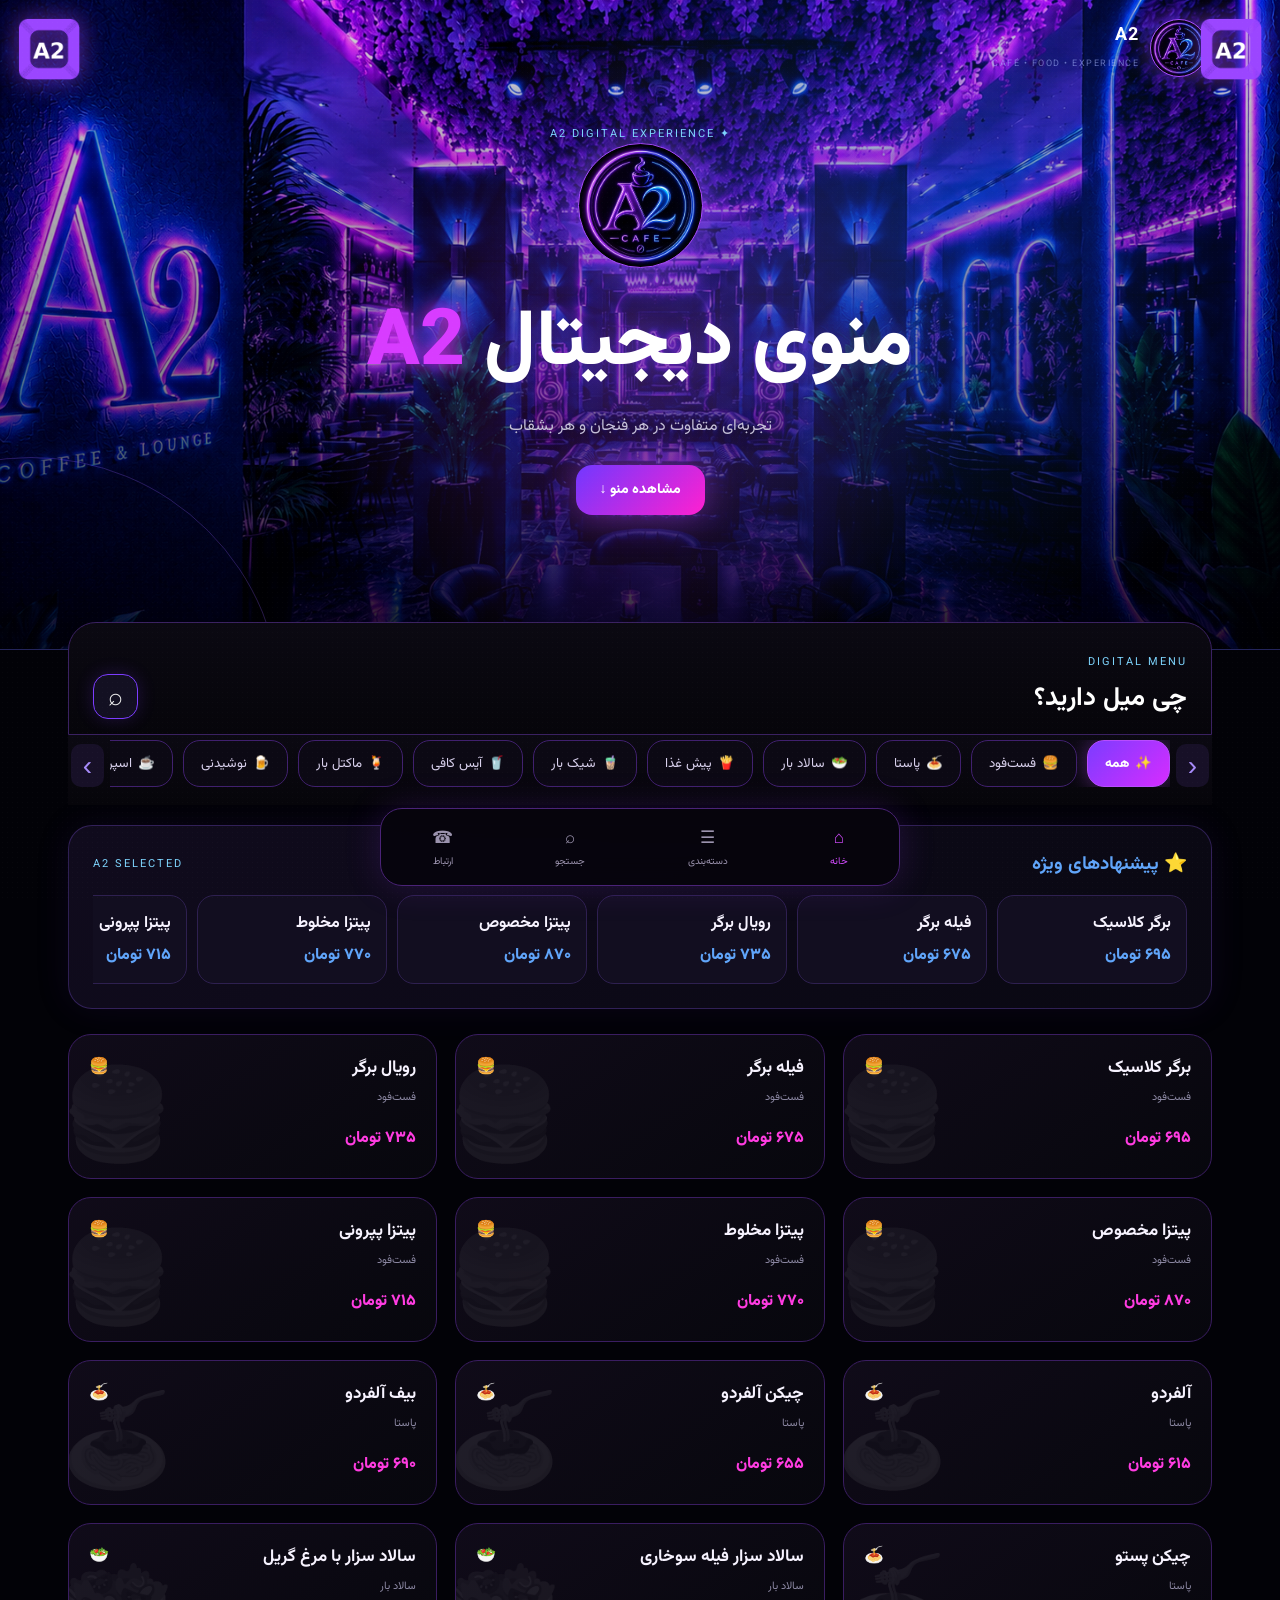
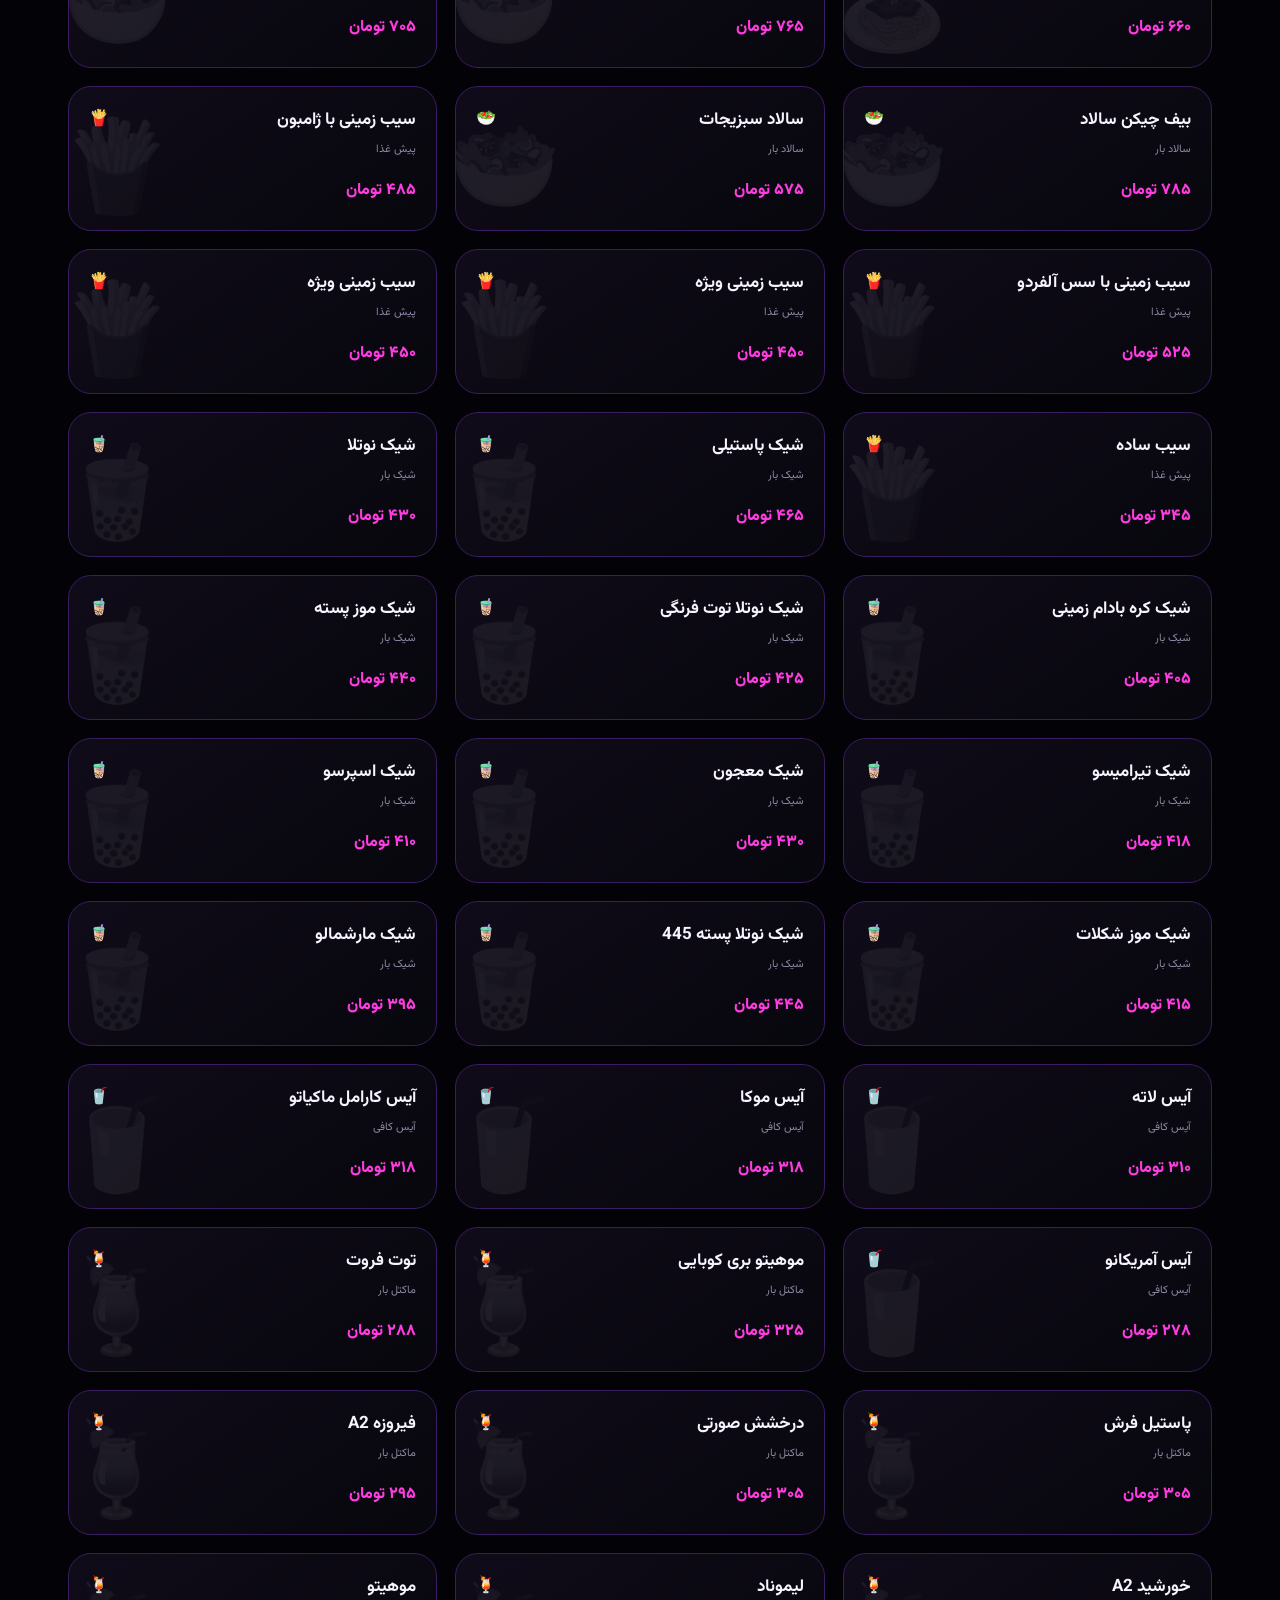
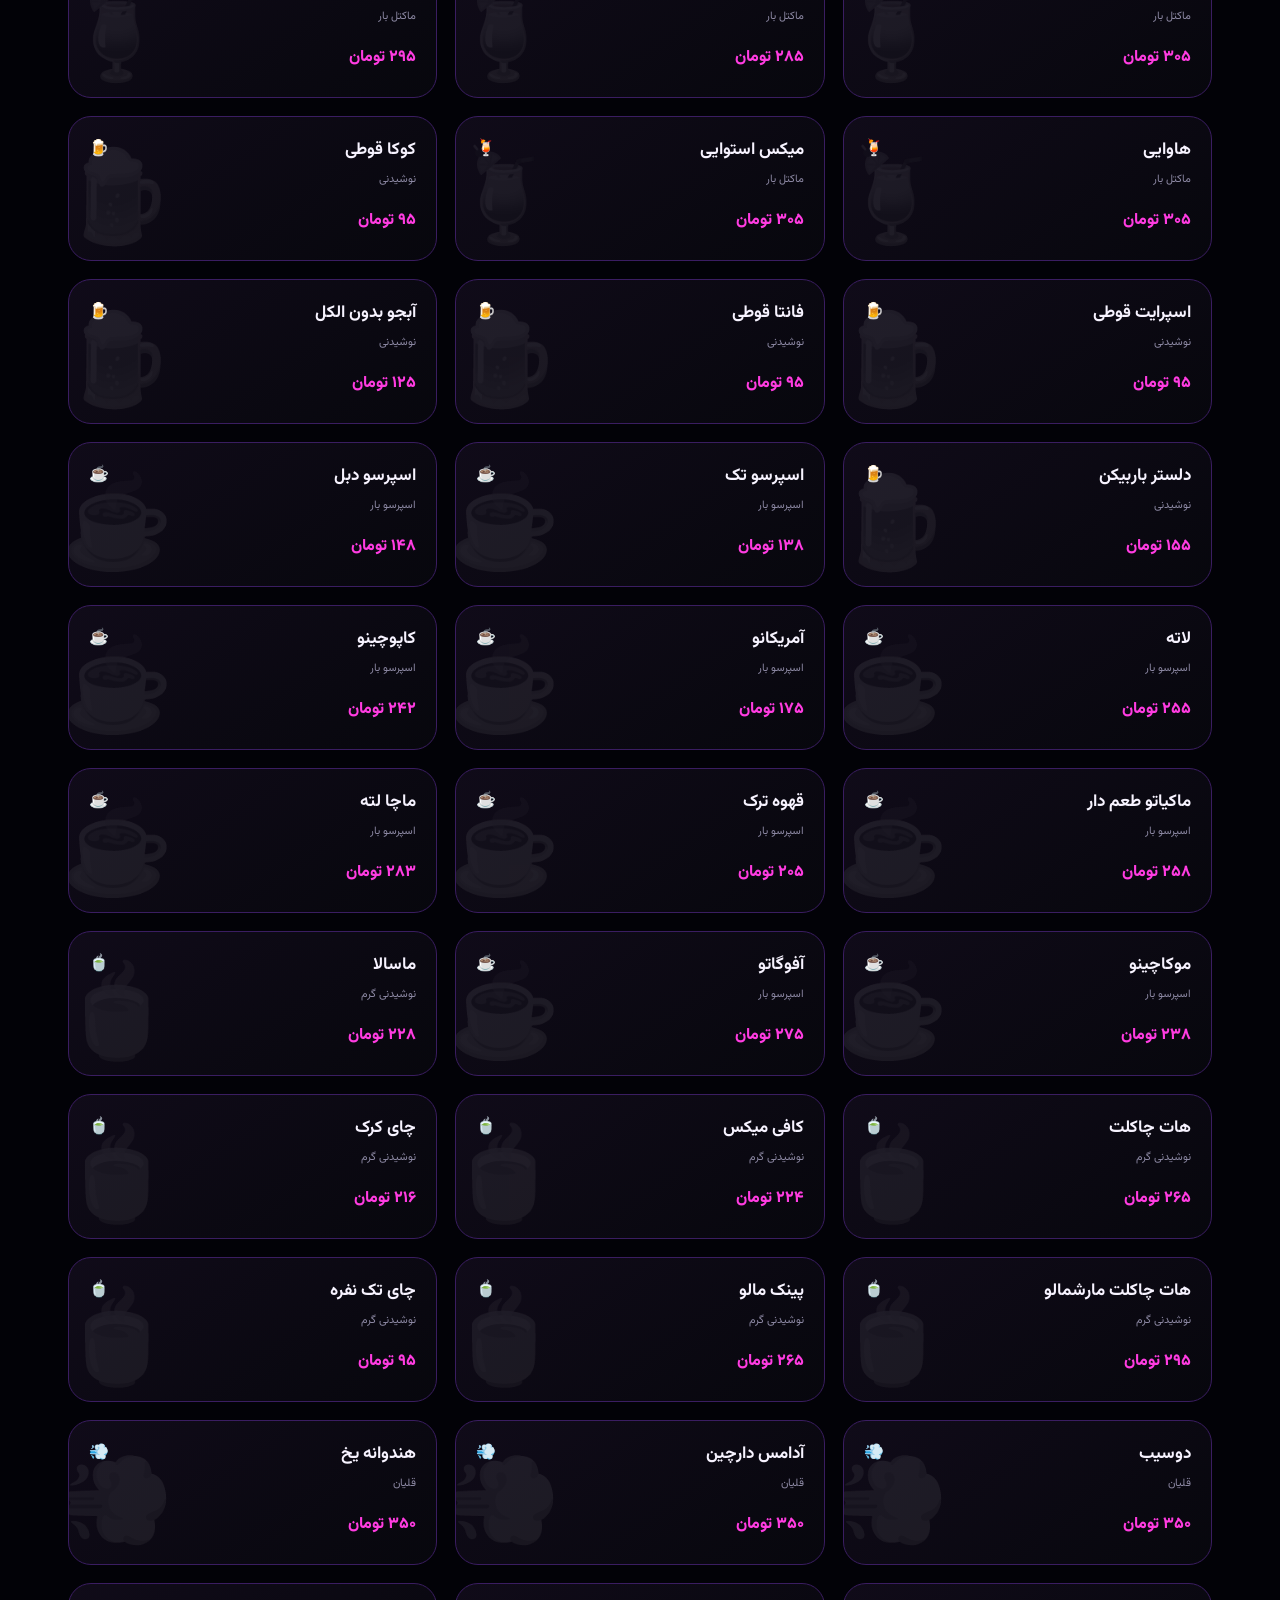
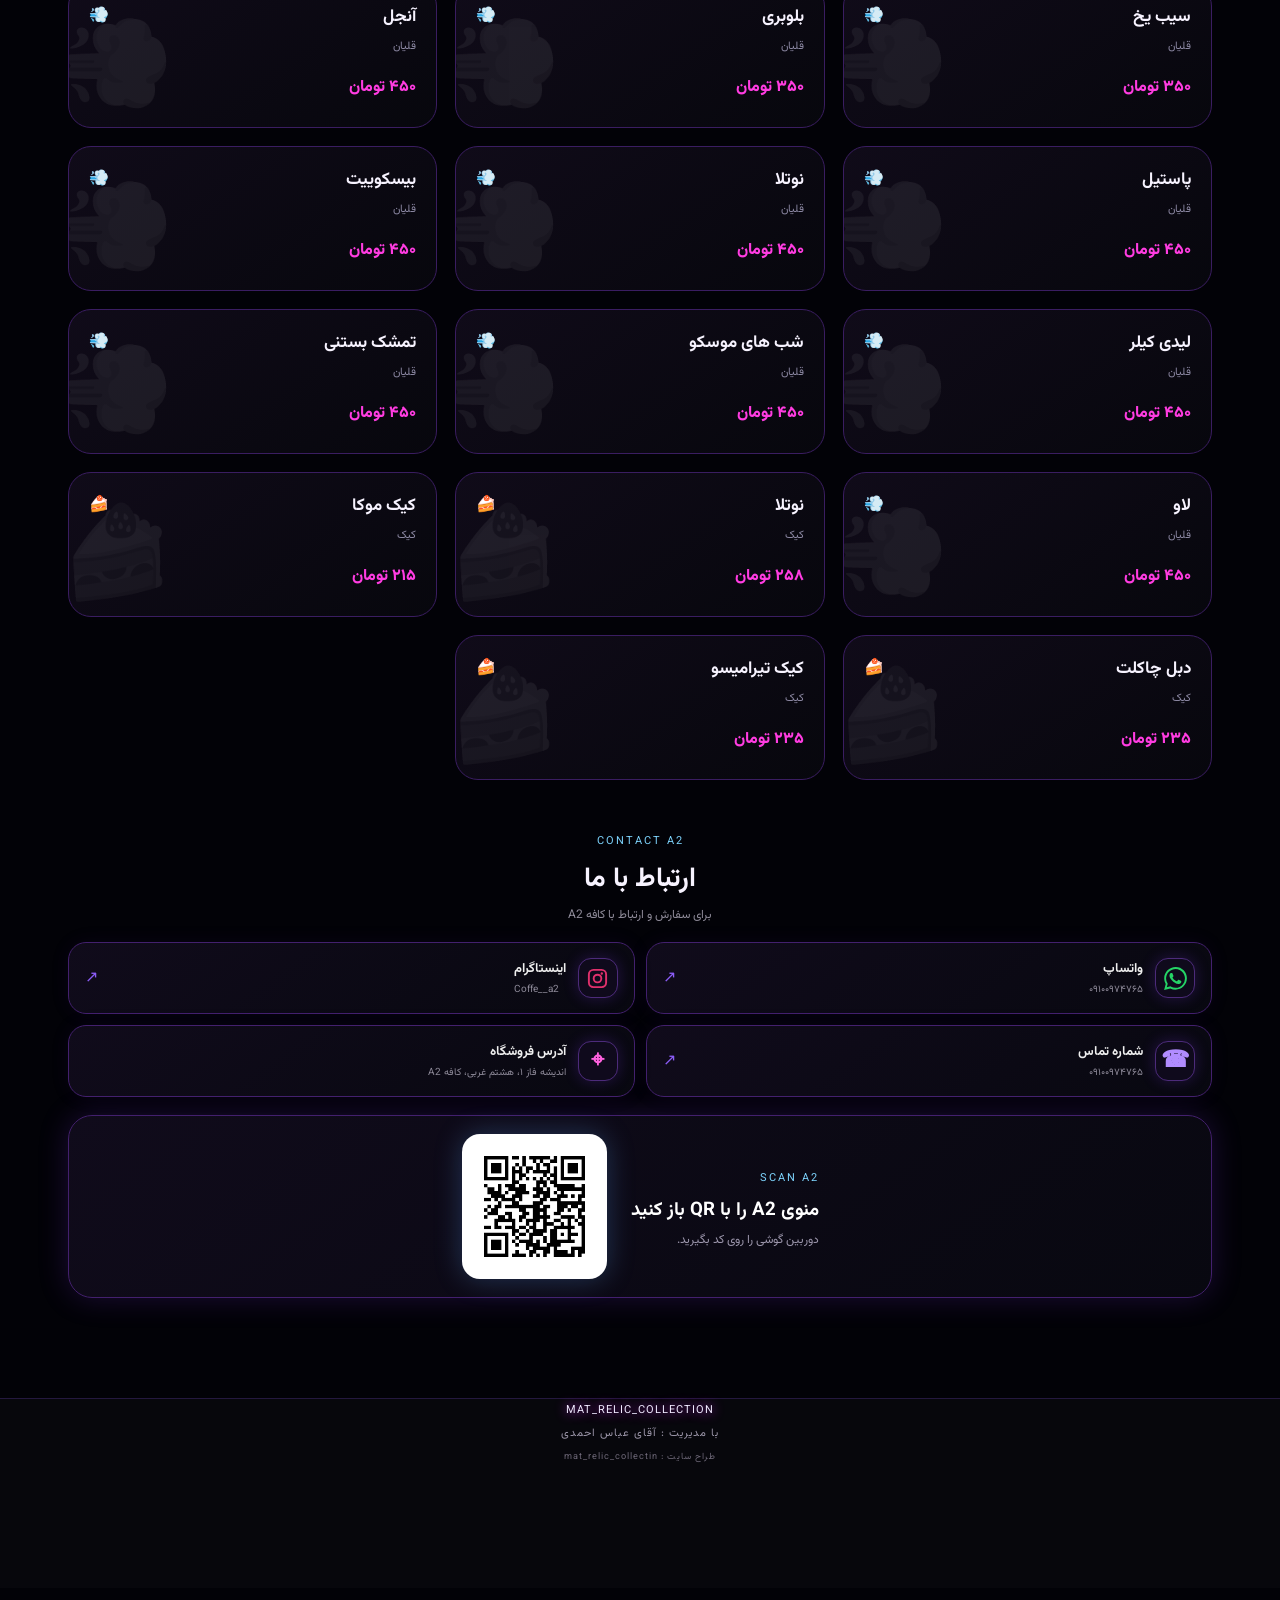
<file: index.html>
<!doctype html>
<html lang="fa" dir="rtl">
<head>
<meta charset="utf-8">
<meta name="viewport" content="width=device-width,initial-scale=1">
<title>A2 | منوی دیجیتال</title>
<link rel="preconnect" href="https://fonts.googleapis.com">
<link rel="preconnect" href="https://fonts.gstatic.com" crossorigin>
<link href="https://fonts.googleapis.com/css2?family=Vazirmatn:wght@400;500;600;700;800&display=swap" rel="stylesheet">
<link rel="stylesheet" href="style.css">
</head>
<body>
<div class="noise"></div>
<header class="hero">
  <div class="hero-glow"></div><div class="hero-photo" aria-hidden="true"></div><img class="corner-badge left" src="a2-badge-purple.png" alt="A2"><img class="corner-badge right" src="a2-badge-purple.png" alt="A2">
  <div class="topbar">
    <div class="brand"><img class="top-logo" src="a2-logo.png" alt="A2 Café"><div><b id="brandName">A2 CAFÉ</b><small>CAFÉ • FOOD • EXPERIENCE</small></div></div>
    
  </div>
  <div class="hero-content">
    <div class="kicker" id="kicker">✦ A2 DIGITAL EXPERIENCE</div><img class="hero-logo" src="a2-logo.png" alt="A2 Café logo">
    <h1>منوی دیجیتال <span id="heroBrand">A2</span></h1>
    <p id="heroSubtitle">تجربه‌ای متفاوت در هر فنجان و هر بشقاب</p>
    <button class="cta" onclick="document.querySelector('.menu-shell').scrollIntoView({behavior:'smooth'})">مشاهده منو ↓</button>
  </div>
</header>

<main class="menu-shell">
  <div class="section-head">
    <div><span class="eyebrow">DIGITAL MENU</span><h2>چی میل دارید؟</h2></div>
    <button class="search-btn" id="searchToggle">⌕</button>
  </div>

  <div class="search-wrap" id="searchWrap">
    <input id="searchInput" placeholder="جستجوی غذا، نوشیدنی یا دسر...">
  </div>

  <div class="category-slider-wrap">
    <button class="slide-arrow prev" id="prevCat">‹</button>
    <div class="category-slider" id="categorySlider"></div>
    <button class="slide-arrow next" id="nextCat">›</button>
  </div>

  <div id="featuredArea"></div>
  <div class="products-grid" id="productsGrid"></div>
</main>

<section class="contact-section" id="contact">
  <div class="contact-head"><span class="eyebrow">CONTACT A2</span><h2>ارتباط با ما</h2><p>برای سفارش و ارتباط با کافه A2</p></div>
  <div class="contact-grid">
    <a class="contact-card whatsapp" href="https://wa.me/989100974765" target="_blank" rel="noopener">
      <span class="contact-icon brand-svg"><svg viewBox="0 0 24 24" aria-label="WhatsApp"><path d="M20.52 3.48A11.78 11.78 0 0 0 12.06 0C5.53 0 .22 5.3.22 11.83c0 2.08.54 4.11 1.57 5.9L.12 24l6.42-1.68a11.82 11.82 0 0 0 5.52 1.37h.01c6.52 0 11.83-5.3 11.83-11.83 0-3.16-1.23-6.13-3.38-8.38ZM12.07 21.7h-.01a9.83 9.83 0 0 1-5.01-1.37l-.36-.21-3.81 1 1.02-3.71-.23-.38a9.81 9.81 0 1 1 8.4 4.67Zm5.39-7.35c-.3-.15-1.78-.88-2.05-.98-.28-.1-.48-.15-.69.15-.2.3-.79.98-.97 1.18-.18.2-.36.23-.66.08-.3-.15-1.28-.47-2.44-1.5-.9-.8-1.51-1.78-1.69-2.08-.18-.3-.02-.46.13-.61.13-.13.3-.36.45-.54.15-.18.2-.3.3-.51.1-.2.05-.38-.03-.53-.08-.15-.69-1.65-.94-2.26-.25-.59-.5-.51-.69-.52h-.59c-.2 0-.53.08-.81.38-.28.3-1.06 1.04-1.06 2.54s1.09 2.95 1.24 3.15c.15.2 2.15 3.28 5.2 4.6.73.32 1.3.51 1.74.65.73.23 1.4.2 1.93.12.59-.09 1.78-.73 2.03-1.43.25-.7.25-1.3.18-1.43-.08-.13-.28-.2-.58-.36Z"/></svg></span>
      <div><b>واتساپ</b><small>۰۹۱۰۰۹۷۴۷۶۵</small></div><span>↗</span>
    </a>
    <a class="contact-card instagram" href="https://instagram.com/Coffe__a2" target="_blank" rel="noopener">
      <span class="contact-icon brand-svg"><svg viewBox="0 0 24 24" aria-label="Instagram"><path d="M7.75 2h8.5A5.75 5.75 0 0 1 22 7.75v8.5A5.75 5.75 0 0 1 16.25 22h-8.5A5.75 5.75 0 0 1 2 16.25v-8.5A5.75 5.75 0 0 1 7.75 2Zm0 2A3.75 3.75 0 0 0 4 7.75v8.5A3.75 3.75 0 0 0 7.75 20h8.5A3.75 3.75 0 0 0 20 16.25v-8.5A3.75 3.75 0 0 0 16.25 4h-8.5Zm8.75 1.5a1.25 1.25 0 1 1 0 2.5 1.25 1.25 0 0 1 0-2.5ZM12 7a5 5 0 1 1 0 10 5 5 0 0 1 0-10Zm0 2a3 3 0 1 0 0 6 3 3 0 0 0 0-6Z"/></svg></span>
      <div><b>اینستاگرام</b><small dir="ltr">Coffe__a2</small></div><span>↗</span>
    </a>
    <a class="contact-card phone" href="tel:09100974765"><span class="contact-icon">☎</span><div><b>شماره تماس</b><small>۰۹۱۰۰۹۷۴۷۶۵</small></div><span>↗</span></a>
    <div class="contact-card address"><span class="contact-icon">⌖</span><div><b>آدرس فروشگاه</b><small>اندیشه فاز ۱، هشتم غربی، کافه A2</small></div></div>
  </div>
  <div class="qr-card"><div><span class="eyebrow">SCAN A2</span><h3>منوی A2 را با QR باز کنید</h3><p>دوربین گوشی را روی کد بگیرید.</p></div><img src="qr-a2.png" alt="QR Code منوی A2"></div>
</section>
<footer class="site-footer"><div>MAT_RELIC_COLLECTION</div><div>با مدیریت : آقای عباس احمدی</div><small>طراح سایت : mat_relic_collectin</small></footer>

<div class="bottom-nav">
  <button class="active" onclick="window.scrollTo({top:0,behavior:'smooth'})">⌂<span>خانه</span></button>
  <button onclick="document.querySelector('.category-slider').scrollIntoView({behavior:'smooth'})">☰<span>دسته‌بندی</span></button>
  <button onclick="document.getElementById('searchToggle').click()">⌕<span>جستجو</span></button><button onclick="document.getElementById('contact').scrollIntoView({behavior:'smooth'})">☎<span>ارتباط</span></button>
</div>

<div class="toast" id="toast"></div>
<script src="app.js"></script>
</body>
</html>
</file>
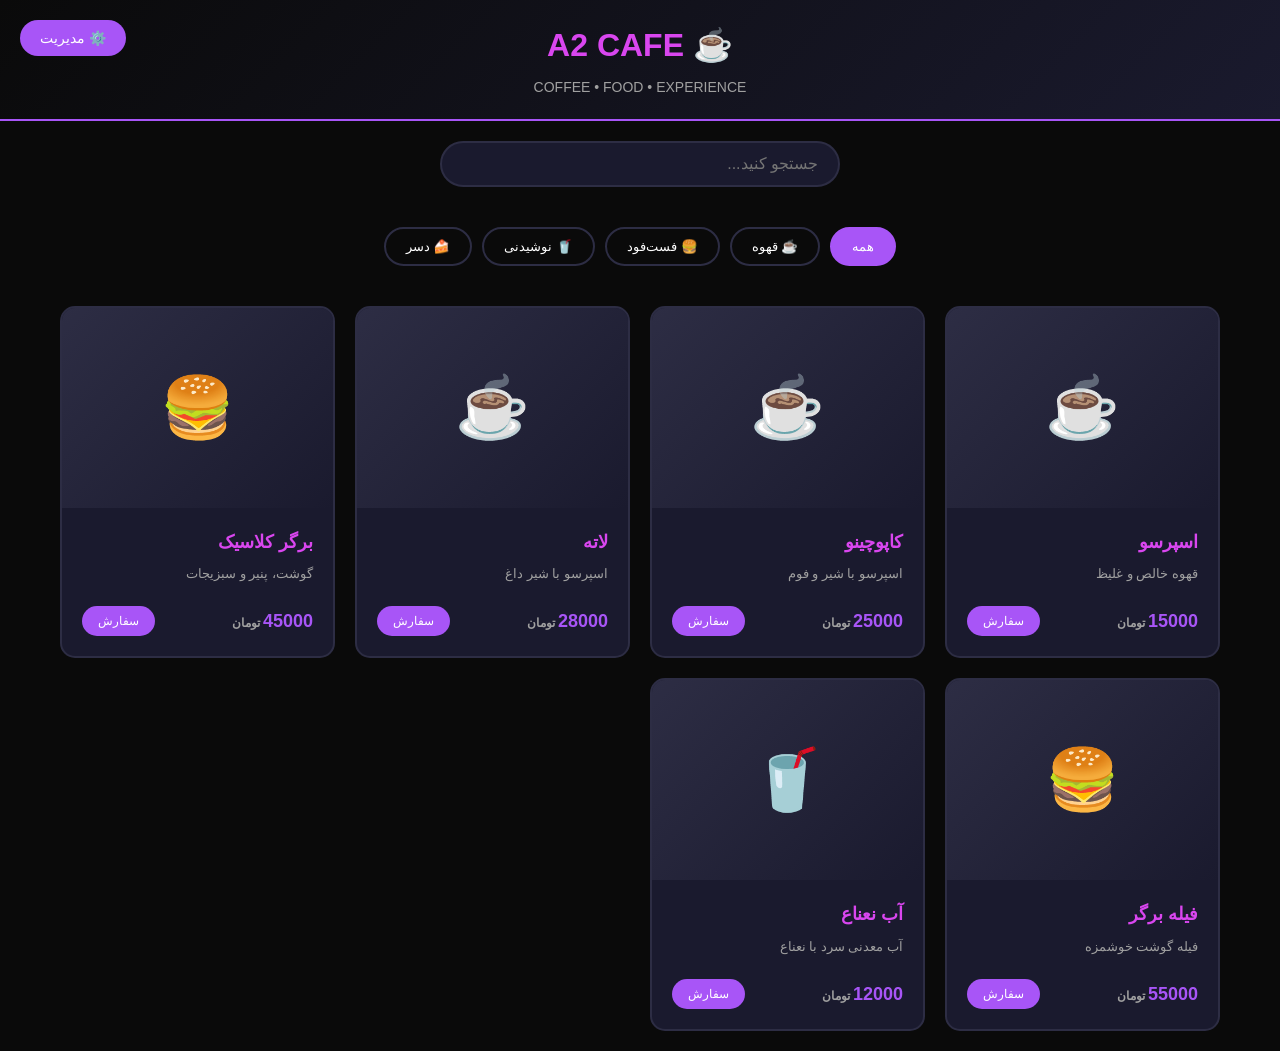
<file: menu.html>
<!DOCTYPE html>
<html lang="fa" dir="rtl">
<head>
    <meta charset="UTF-8">
    <meta name="viewport" content="width=device-width, initial-scale=1.0">
    <title>A2 CAFE - منو</title>
    <style>
        * {
            margin: 0;
            padding: 0;
            box-sizing: border-box;
        }

        :root {
            --bg-dark: #0a0a0a;
            --bg-card: #1a1a2e;
            --purple: #a855f7;
            --purple-light: #d946ef;
            --text-main: #ffffff;
            --text-muted: #a0a0a0;
            --border: #2d2d44;
        }

        body {
            font-family: 'Tahoma', 'Arial', sans-serif;
            background-color: var(--bg-dark);
            color: var(--text-main);
            line-height: 1.6;
        }

        /* ===== HEADER ===== */
        .header {
            background: linear-gradient(135deg, #0a0a0a 0%, #1a1a2e 100%);
            border-bottom: 2px solid var(--purple);
            padding: 20px;
            text-align: center;
            position: sticky;
            top: 0;
            z-index: 100;
        }

        .header h1 {
            font-size: 32px;
            color: var(--purple-light);
            margin-bottom: 5px;
        }

        .header p {
            color: var(--text-muted);
            font-size: 14px;
        }

        .admin-btn {
            position: absolute;
            top: 20px;
            left: 20px;
            background: var(--purple);
            color: white;
            border: none;
            padding: 10px 20px;
            border-radius: 25px;
            cursor: pointer;
            font-size: 14px;
            transition: all 0.3s;
        }

        .admin-btn:hover {
            background: var(--purple-light);
            transform: scale(1.05);
        }

        /* ===== SEARCH BAR ===== */
        .search-container {
            padding: 20px;
            text-align: center;
        }

        .search-input {
            width: 90%;
            max-width: 400px;
            padding: 12px 20px;
            border: 2px solid var(--border);
            background: var(--bg-card);
            color: var(--text-main);
            border-radius: 25px;
            font-size: 16px;
            transition: border 0.3s;
        }

        .search-input:focus {
            outline: none;
            border-color: var(--purple);
        }

        /* ===== CATEGORIES ===== */
        .categories {
            display: flex;
            gap: 10px;
            padding: 20px;
            overflow-x: auto;
            justify-content: center;
            flex-wrap: wrap;
        }

        .cat-btn {
            padding: 10px 20px;
            border: 2px solid var(--border);
            background: transparent;
            color: var(--text-main);
            border-radius: 25px;
            cursor: pointer;
            transition: all 0.3s;
            white-space: nowrap;
        }

        .cat-btn.active {
            background: var(--purple);
            border-color: var(--purple);
            color: white;
        }

        .cat-btn:hover {
            border-color: var(--purple);
        }

        /* ===== MENU GRID ===== */
        .menu-container {
            display: grid;
            grid-template-columns: repeat(auto-fill, minmax(250px, 1fr));
            gap: 20px;
            padding: 20px;
            max-width: 1200px;
            margin: 0 auto;
        }

        .menu-card {
            background: var(--bg-card);
            border: 2px solid var(--border);
            border-radius: 15px;
            overflow: hidden;
            transition: all 0.3s;
            cursor: pointer;
        }

        .menu-card:hover {
            border-color: var(--purple);
            transform: translateY(-5px);
            box-shadow: 0 10px 30px rgba(168, 85, 247, 0.2);
        }

        .menu-card-image {
            width: 100%;
            height: 200px;
            background: linear-gradient(135deg, #2d2d44, #1a1a2e);
            display: flex;
            align-items: center;
            justify-content: center;
            font-size: 60px;
        }

        .menu-card-content {
            padding: 20px;
        }

        .menu-card-name {
            font-size: 18px;
            font-weight: bold;
            color: var(--purple-light);
            margin-bottom: 8px;
        }

        .menu-card-desc {
            font-size: 13px;
            color: var(--text-muted);
            margin-bottom: 12px;
            min-height: 30px;
        }

        .menu-card-footer {
            display: flex;
            justify-content: space-between;
            align-items: center;
        }

        .menu-card-price {
            font-size: 18px;
            font-weight: bold;
            color: var(--purple);
        }

        .menu-card-price::after {
            content: " تومان";
            font-size: 12px;
            color: var(--text-muted);
        }

        .order-btn {
            background: var(--purple);
            color: white;
            border: none;
            padding: 8px 16px;
            border-radius: 20px;
            cursor: pointer;
            font-size: 12px;
            transition: all 0.3s;
        }

        .order-btn:hover {
            background: var(--purple-light);
        }

        /* ===== ADMIN PANEL ===== */
        .admin-panel {
            display: none;
            position: fixed;
            top: 0;
            left: 0;
            width: 100%;
            height: 100%;
            background: rgba(0, 0, 0, 0.9);
            z-index: 1000;
            overflow-y: auto;
        }

        .admin-panel.active {
            display: flex;
            align-items: center;
            justify-content: center;
        }

        .admin-content {
            background: var(--bg-card);
            border: 2px solid var(--purple);
            border-radius: 15px;
            padding: 40px;
            max-width: 500px;
            width: 90%;
            max-height: 90vh;
            overflow-y: auto;
        }

        .admin-title {
            font-size: 28px;
            color: var(--purple-light);
            margin-bottom: 30px;
            text-align: center;
        }

        .form-group {
            margin-bottom: 20px;
        }

        .form-group label {
            display: block;
            margin-bottom: 8px;
            color: var(--text-muted);
            font-size: 14px;
        }

        .form-group input,
        .form-group textarea,
        .form-group select {
            width: 100%;
            padding: 12px;
            background: var(--bg-dark);
            border: 2px solid var(--border);
            color: var(--text-main);
            border-radius: 8px;
            font-size: 14px;
            font-family: inherit;
            transition: border 0.3s;
        }

        .form-group input:focus,
        .form-group textarea:focus,
        .form-group select:focus {
            outline: none;
            border-color: var(--purple);
        }

        .admin-buttons {
            display: grid;
            grid-template-columns: 1fr 1fr;
            gap: 10px;
            margin-top: 30px;
        }

        .btn-submit {
            background: var(--purple);
            color: white;
            border: none;
            padding: 12px;
            border-radius: 8px;
            cursor: pointer;
            font-size: 16px;
            font-weight: bold;
            transition: all 0.3s;
        }

        .btn-submit:hover {
            background: var(--purple-light);
        }

        .btn-close {
            background: var(--border);
            color: var(--text-main);
            border: none;
            padding: 12px;
            border-radius: 8px;
            cursor: pointer;
            font-size: 16px;
            transition: all 0.3s;
        }

        .btn-close:hover {
            background: #3d3d4d;
        }

        .products-list {
            margin-top: 40px;
            max-height: 400px;
            overflow-y: auto;
        }

        .product-item {
            background: var(--bg-dark);
            padding: 15px;
            border-radius: 8px;
            margin-bottom: 10px;
            border-left: 4px solid var(--purple);
            display: flex;
            justify-content: space-between;
            align-items: center;
        }

        .product-item-name {
            flex: 1;
        }

        .product-item-price {
            color: var(--purple);
            font-weight: bold;
            margin: 0 10px;
        }

        .btn-delete {
            background: #d32f2f;
            color: white;
            border: none;
            padding: 6px 12px;
            border-radius: 5px;
            cursor: pointer;
            font-size: 12px;
            transition: all 0.3s;
        }

        .btn-delete:hover {
            background: #f44336;
        }

        .empty-state {
            text-align: center;
            padding: 40px 20px;
            color: var(--text-muted);
        }

        .empty-state-icon {
            font-size: 60px;
            margin-bottom: 20px;
        }

        @media (max-width: 768px) {
            .menu-container {
                grid-template-columns: repeat(auto-fill, minmax(150px, 1fr));
                gap: 15px;
                padding: 15px;
            }

            .menu-card-image {
                height: 120px;
                font-size: 40px;
            }

            .menu-card-content {
                padding: 12px;
            }

            .menu-card-name {
                font-size: 14px;
            }

            .admin-btn {
                padding: 8px 15px;
                font-size: 12px;
            }

            .header h1 {
                font-size: 24px;
            }
        }
    </style>
</head>
<body>
    <!-- HEADER -->
    <div class="header">
        <button class="admin-btn" onclick="openAdminPanel()">⚙️ مدیریت</button>
        <h1>☕ A2 CAFE</h1>
        <p>COFFEE • FOOD • EXPERIENCE</p>
    </div>

    <!-- SEARCH -->
    <div class="search-container">
        <input 
            type="text" 
            class="search-input" 
            id="searchInput" 
            placeholder="جستجو کنید..." 
            onkeyup="filterProducts()"
        >
    </div>

    <!-- CATEGORIES -->
    <div class="categories" id="categoriesContainer"></div>

    <!-- MENU -->
    <div class="menu-container" id="menuContainer"></div>

    <!-- EMPTY STATE -->
    <div class="empty-state" id="emptyState" style="display: none;">
        <div class="empty-state-icon">📭</div>
        <p>هیچ محصولی یافت نشد</p>
    </div>

    <!-- ADMIN PANEL -->
    <div class="admin-panel" id="adminPanel" onclick="closeAdminPanel(event)">
        <div class="admin-content" onclick="event.stopPropagation()">
            <div class="admin-title">🔐 پنل مدیریت</div>

            <!-- LOGIN FORM -->
            <div id="loginForm">
                <div class="form-group">
                    <label>رمز عبور:</label>
                    <input type="password" id="passwordInput" placeholder="رمز را وارد کنید">
                </div>
                <button class="btn-submit" onclick="checkPassword()" style="width: 100%;">ورود</button>
            </div>

            <!-- ADMIN DASHBOARD -->
            <div id="adminDashboard" style="display: none;">
                <div class="form-group">
                    <label>نام محصول:</label>
                    <input type="text" id="productName" placeholder="مثال: قهوه اسپرسو">
                </div>

                <div class="form-group">
                    <label>دسته‌بندی:</label>
                    <select id="productCategory">
                        <option value="coffee">☕ قهوه</option>
                        <option value="food">🍔 فست‌فود</option>
                        <option value="drink">🥤 نوشیدنی</option>
                        <option value="dessert">🍰 دسر</option>
                    </select>
                </div>

                <div class="form-group">
                    <label>قیمت (تومان):</label>
                    <input type="number" id="productPrice" placeholder="مثال: 25000">
                </div>

                <div class="form-group">
                    <label>توضیح:</label>
                    <textarea id="productDesc" placeholder="توضیح محصول..." rows="3"></textarea>
                </div>

                <div class="admin-buttons">
                    <button class="btn-submit" onclick="addProduct()">➕ افزودن</button>
                    <button class="btn-close" onclick="closeAdminPanel()">بستن</button>
                </div>

                <div class="products-list">
                    <h3 style="color: var(--purple-light); margin-bottom: 15px;">📦 محصولات:</h3>
                    <div id="productsList"></div>
                </div>
            </div>
        </div>
    </div>

    <script>
        const ADMIN_PASSWORD = "1234"; // رمز عبور
        const STORAGE_KEY = "a2_cafe_products";
        const CATEGORIES = {
            coffee: "☕ قهوه",
            food: "🍔 فست‌فود",
            drink: "🥤 نوشیدنی",
            dessert: "🍰 دسر"
        };

        const DEFAULT_PRODUCTS = [
            { id: 1, cat: "coffee", name: "اسپرسو", price: "15000", desc: "قهوه خالص و غلیظ", icon: "☕" },
            { id: 2, cat: "coffee", name: "کاپوچینو", price: "25000", desc: "اسپرسو با شیر و فوم", icon: "☕" },
            { id: 3, cat: "coffee", name: "لاته", price: "28000", desc: "اسپرسو با شیر داغ", icon: "☕" },
            { id: 4, cat: "food", name: "برگر کلاسیک", price: "45000", desc: "گوشت، پنیر و سبزیجات", icon: "🍔" },
            { id: 5, cat: "food", name: "فیله برگر", price: "55000", desc: "فیله گوشت خوشمزه", icon: "🍔" },
            { id: 6, cat: "drink", name: "آب نعناع", price: "12000", desc: "آب معدنی سرد با نعناع", icon: "🥤" },
        ];

        let products = [];
        let filteredProducts = [];
        let currentCategory = "all";
        let isLoggedIn = false;

        // Load products
        function loadProducts() {
            const saved = localStorage.getItem(STORAGE_KEY);
            products = saved ? JSON.parse(saved) : [...DEFAULT_PRODUCTS];
            filteredProducts = [...products];
            render();
        }

        // Save products
        function saveProducts() {
            localStorage.setItem(STORAGE_KEY, JSON.stringify(products));
        }

        // Render menu
        function render() {
            const container = document.getElementById("menuContainer");
            const empty = document.getElementById("emptyState");

            if (filteredProducts.length === 0) {
                container.innerHTML = "";
                empty.style.display = "block";
                return;
            }

            empty.style.display = "none";
            container.innerHTML = filteredProducts.map(p => `
                <div class="menu-card">
                    <div class="menu-card-image">${p.icon || CATEGORIES[p.cat].charAt(0)}</div>
                    <div class="menu-card-content">
                        <div class="menu-card-name">${p.name}</div>
                        <div class="menu-card-desc">${p.desc}</div>
                        <div class="menu-card-footer">
                            <div class="menu-card-price">${p.price}</div>
                            <button class="order-btn" onclick="orderProduct('${p.name}')">سفارش</button>
                        </div>
                    </div>
                </div>
            `).join("");
        }

        // Render categories
        function renderCategories() {
            const container = document.getElementById("categoriesContainer");
            container.innerHTML = `<button class="cat-btn ${currentCategory === 'all' ? 'active' : ''}" onclick="setCategory('all')">همه</button>`;
            
            Object.entries(CATEGORIES).forEach(([key, label]) => {
                container.innerHTML += `<button class="cat-btn ${currentCategory === key ? 'active' : ''}" onclick="setCategory('${key}')">${label}</button>`;
            });
        }

        // Set category
        function setCategory(cat) {
            currentCategory = cat;
            filterProducts();
            renderCategories();
        }

        // Filter products
        function filterProducts() {
            const search = document.getElementById("searchInput").value.toLowerCase();
            filteredProducts = products.filter(p => {
                const matchCategory = currentCategory === "all" || p.cat === currentCategory;
                const matchSearch = p.name.includes(search) || p.desc.includes(search);
                return matchCategory && matchSearch;
            });
            render();
        }

        // Admin panel
        function openAdminPanel() {
            document.getElementById("adminPanel").classList.add("active");
            document.getElementById("loginForm").style.display = "block";
            document.getElementById("adminDashboard").style.display = "none";
            isLoggedIn = false;
        }

        function closeAdminPanel(event) {
            if (event && event.target.id !== "adminPanel") return;
            document.getElementById("adminPanel").classList.remove("active");
            isLoggedIn = false;
        }

        function checkPassword() {
            const password = document.getElementById("passwordInput").value;
            if (password === ADMIN_PASSWORD) {
                isLoggedIn = true;
                document.getElementById("loginForm").style.display = "none";
                document.getElementById("adminDashboard").style.display = "block";
                renderProductsList();
                document.getElementById("passwordInput").value = "";
            } else {
                alert("❌ رمز عبور اشتباه است!");
            }
        }

        function addProduct() {
            const name = document.getElementById("productName").value.trim();
            const category = document.getElementById("productCategory").value;
            const price = document.getElementById("productPrice").value.trim();
            const desc = document.getElementById("productDesc").value.trim();

            if (!name || !price) {
                alert("⚠️ لطفا تمام فیلدها را پر کنید!");
                return;
            }

            const newProduct = {
                id: Date.now(),
                cat: category,
                name,
                price,
                desc,
                icon: CATEGORIES[category].charAt(0)
            };

            products.push(newProduct);
            saveProducts();
            filterProducts();
            renderProductsList();

            document.getElementById("productName").value = "";
            document.getElementById("productPrice").value = "";
            document.getElementById("productDesc").value = "";
            alert("✅ محصول افزوده شد!");
        }

        function deleteProduct(id) {
            if (confirm("آیا مطمئنید؟")) {
                products = products.filter(p => p.id !== id);
                saveProducts();
                filterProducts();
                renderProductsList();
                alert("✅ محصول حذف شد!");
            }
        }

        function renderProductsList() {
            const container = document.getElementById("productsList");
            if (products.length === 0) {
                container.innerHTML = "<p style='color: var(--text-muted);'>هیچ محصولی موجود نیست</p>";
                return;
            }

            container.innerHTML = products.map(p => `
                <div class="product-item">
                    <div class="product-item-name">
                        <strong>${p.name}</strong><br>
                        <small style="color: var(--text-muted);">${CATEGORIES[p.cat]}</small>
                    </div>
                    <div class="product-item-price">${p.price}</div>
                    <button class="btn-delete" onclick="deleteProduct(${p.id})">🗑️</button>
                </div>
            `).join("");
        }

        function orderProduct(name) {
            const message = `سلام، من ${name} را سفارش می‌دهم`;
            const phone = "989123456789"; // شماره واتس‌اپ را تغییر بده
            window.open(`https://wa.me/${phone}?text=${encodeURIComponent(message)}`);
        }

        // Init
        document.addEventListener("DOMContentLoaded", () => {
            loadProducts();
            renderCategories();
        });
    </script>
</body>
</html>
</file>
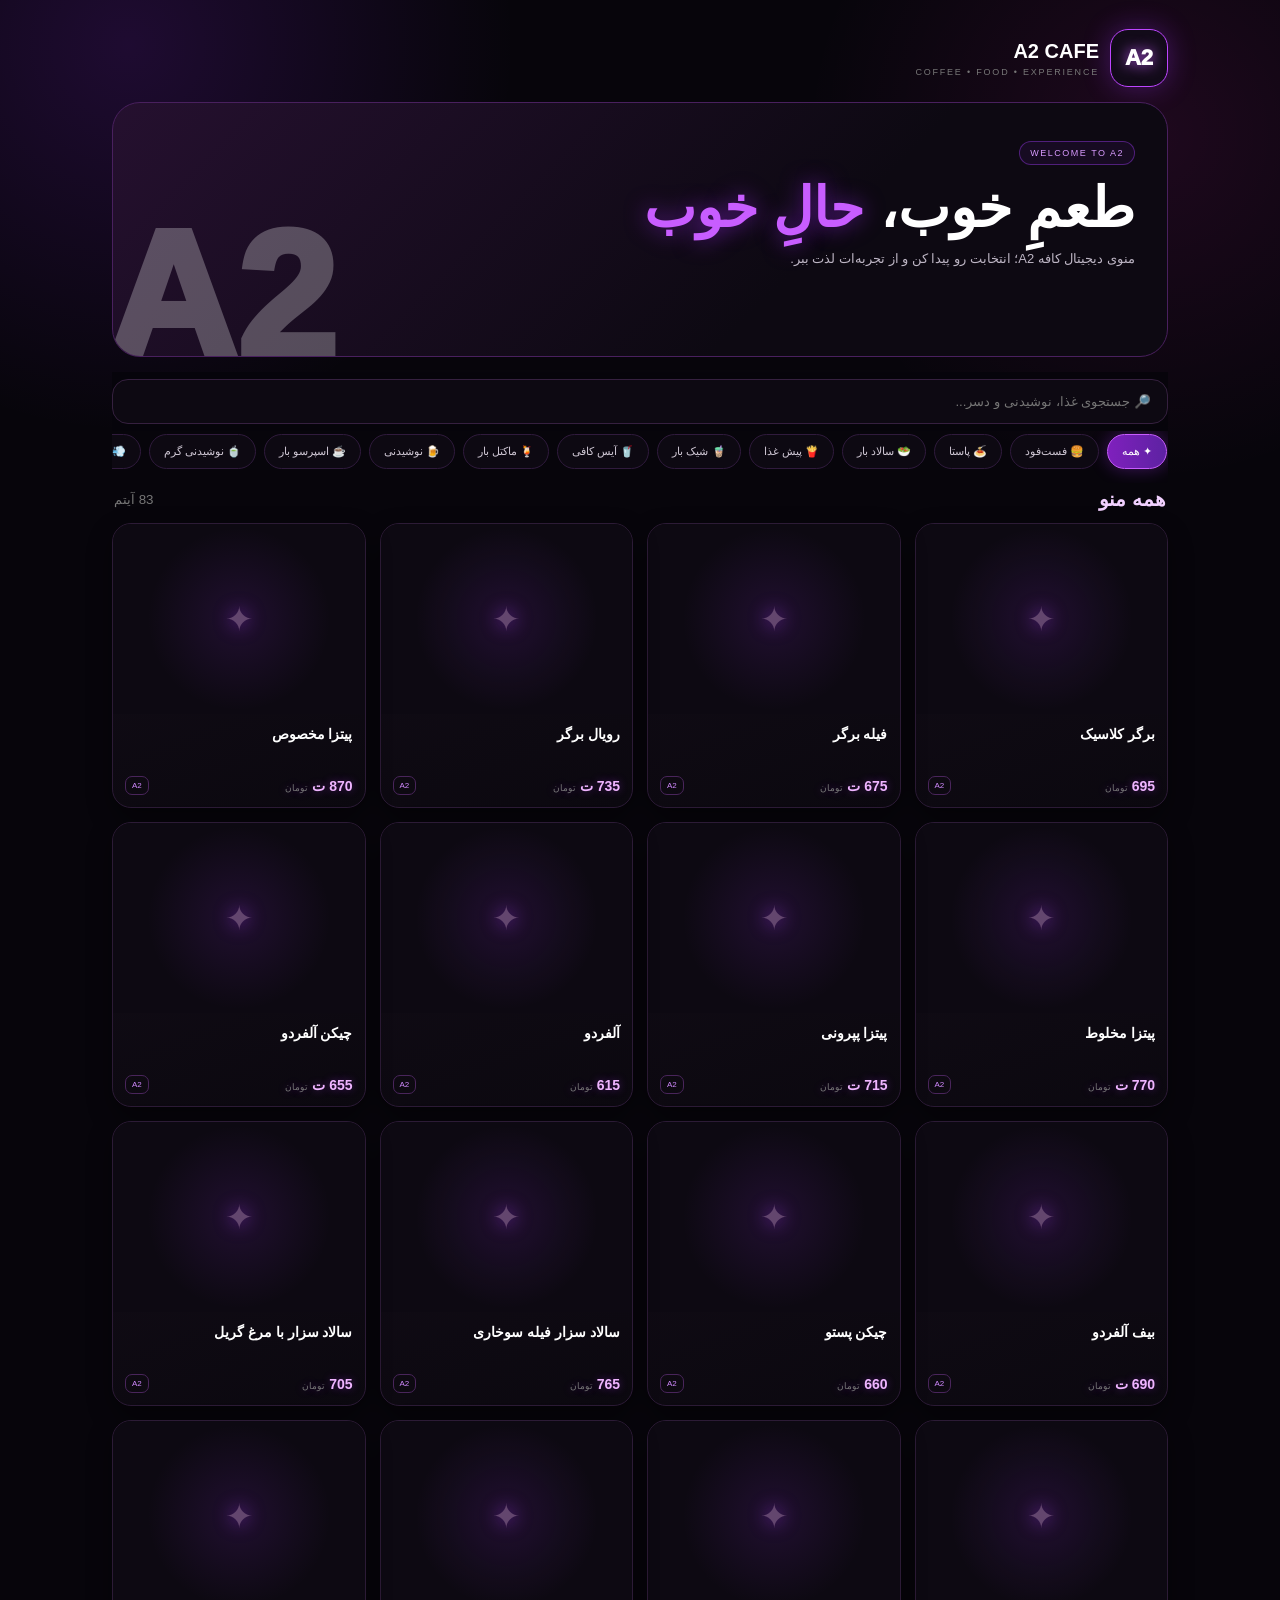
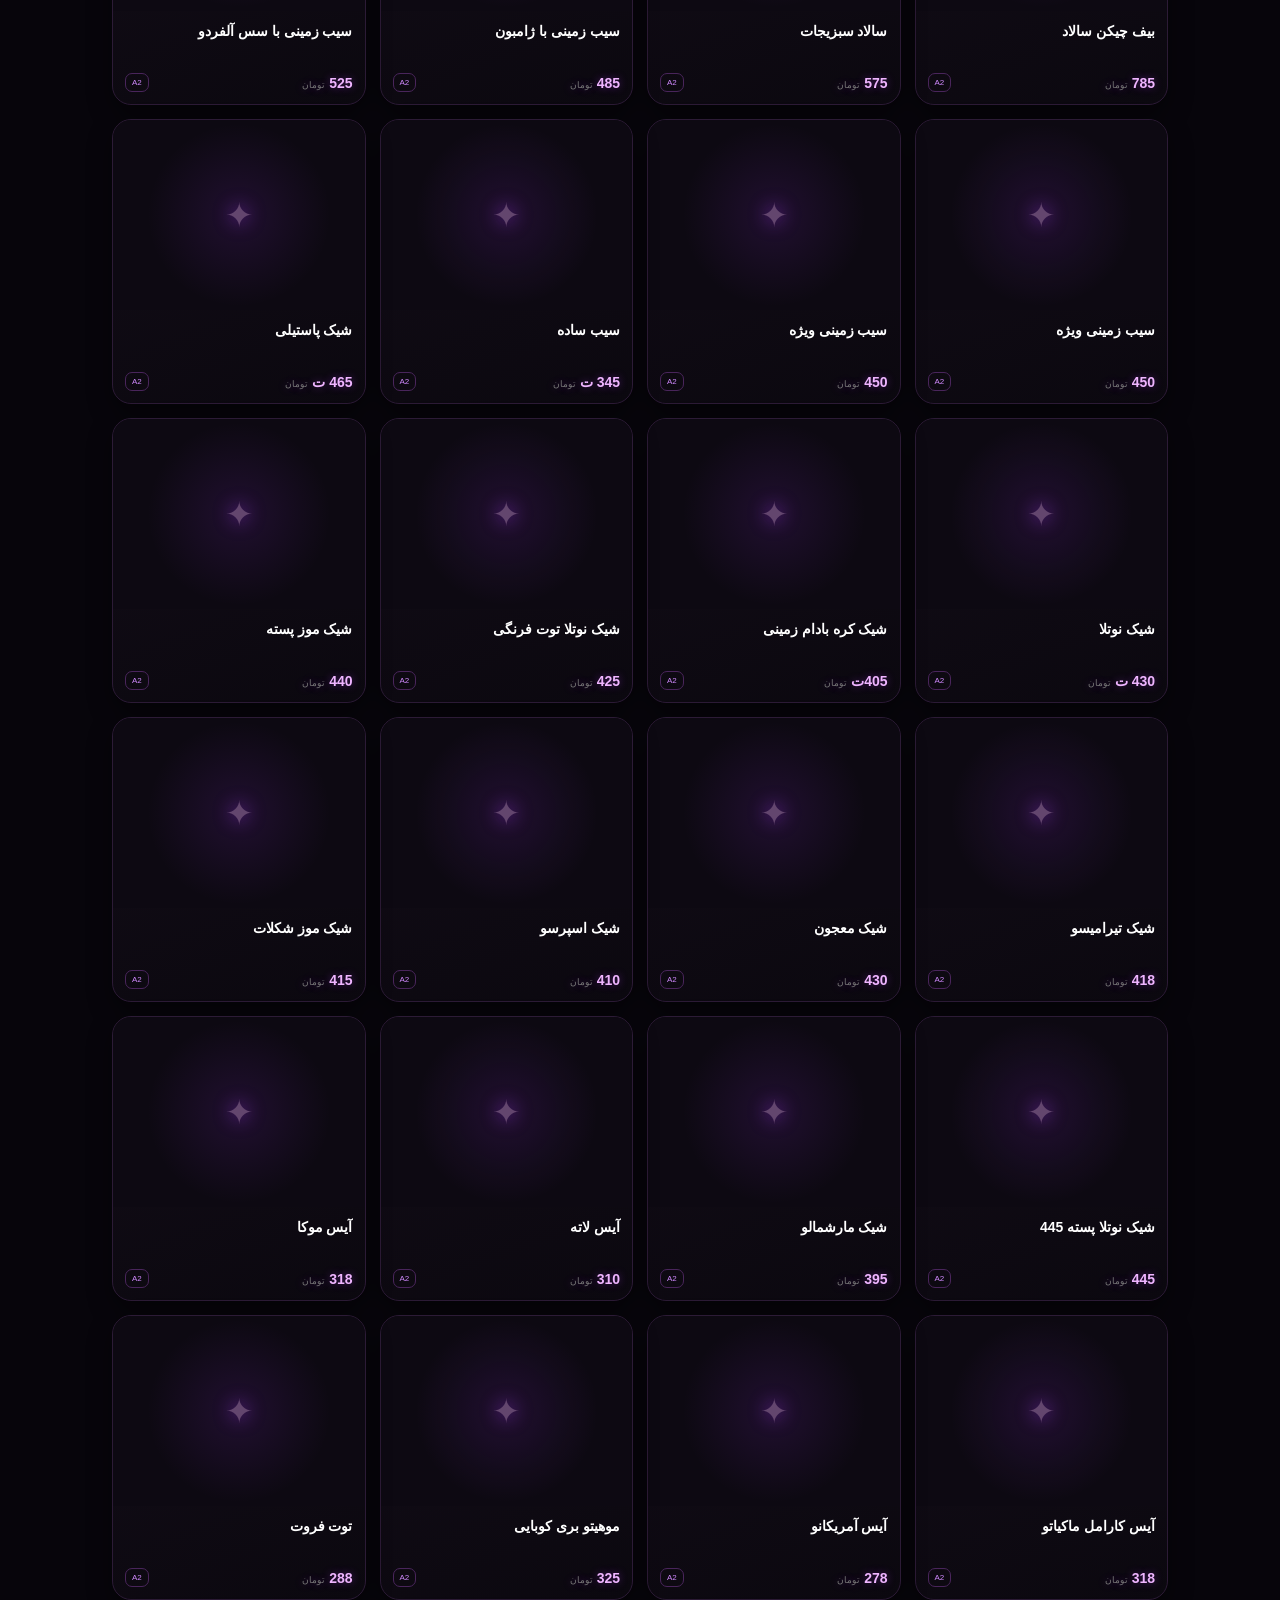
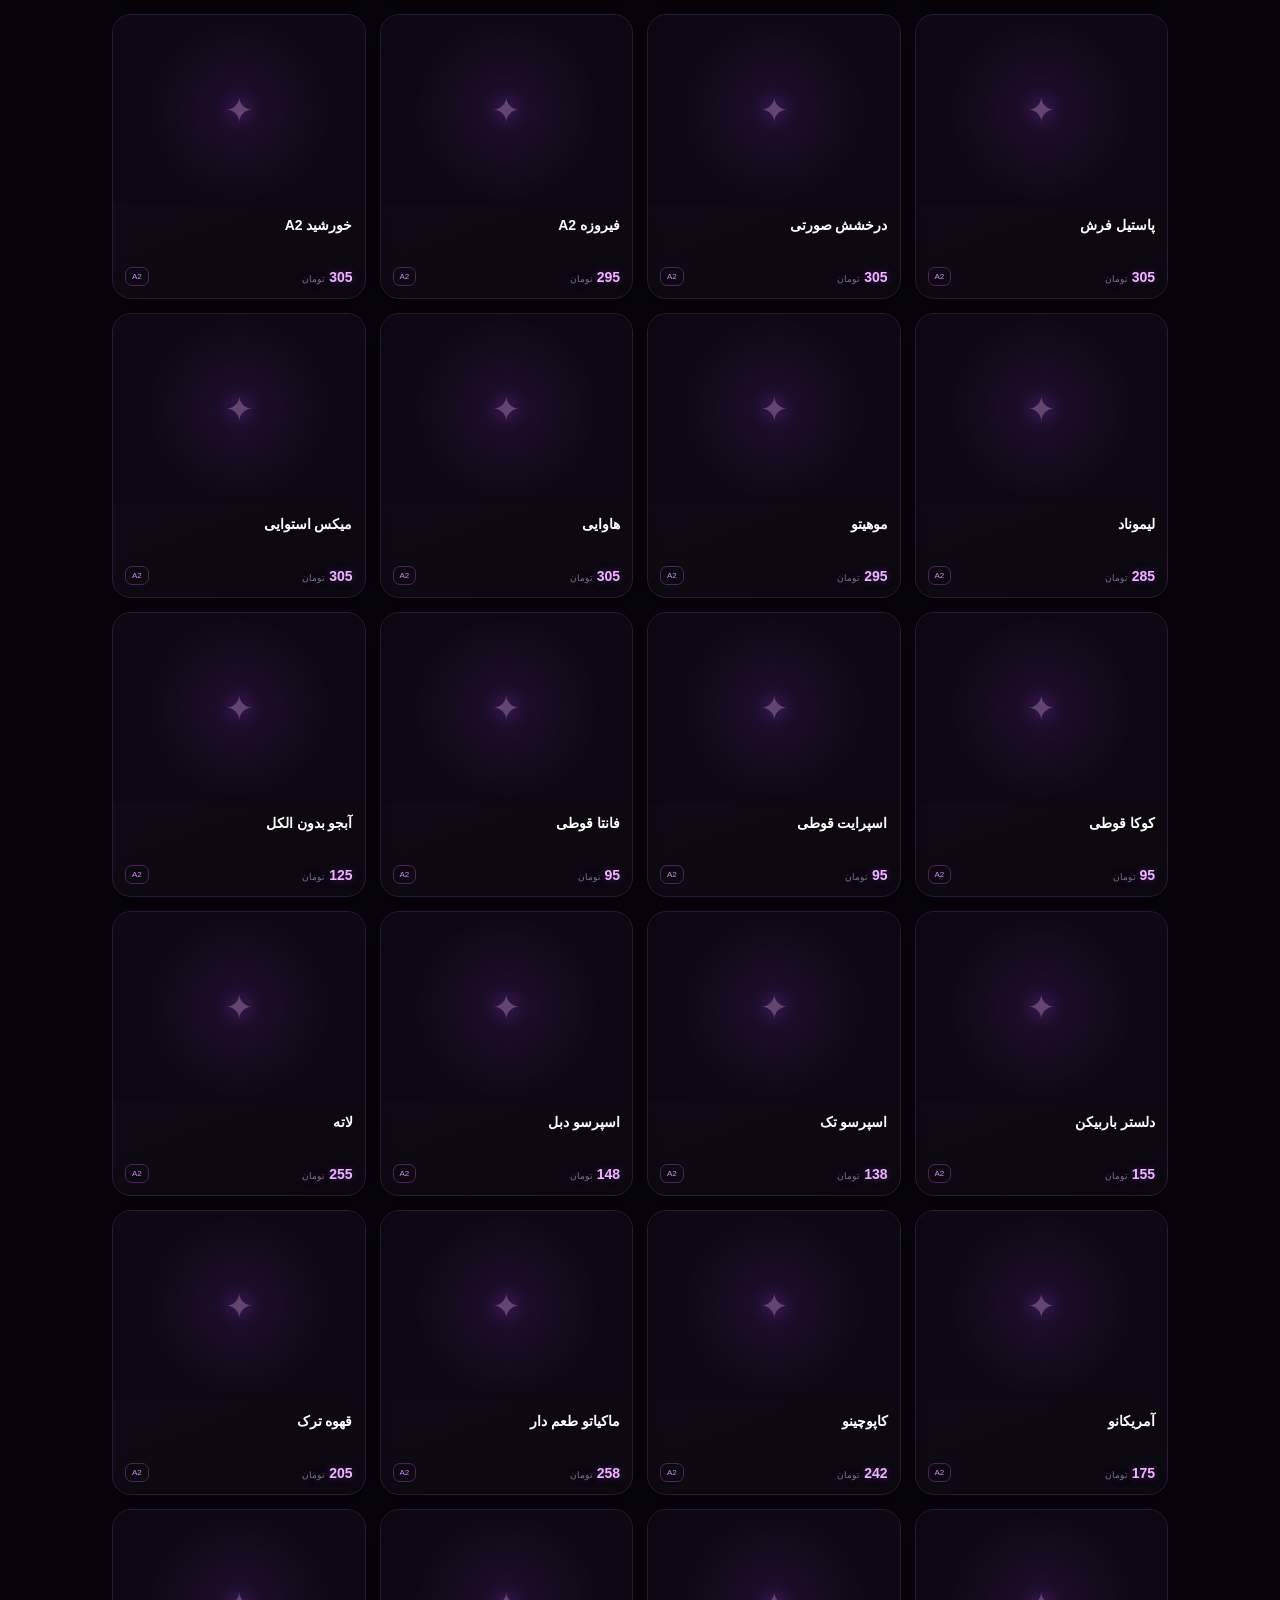
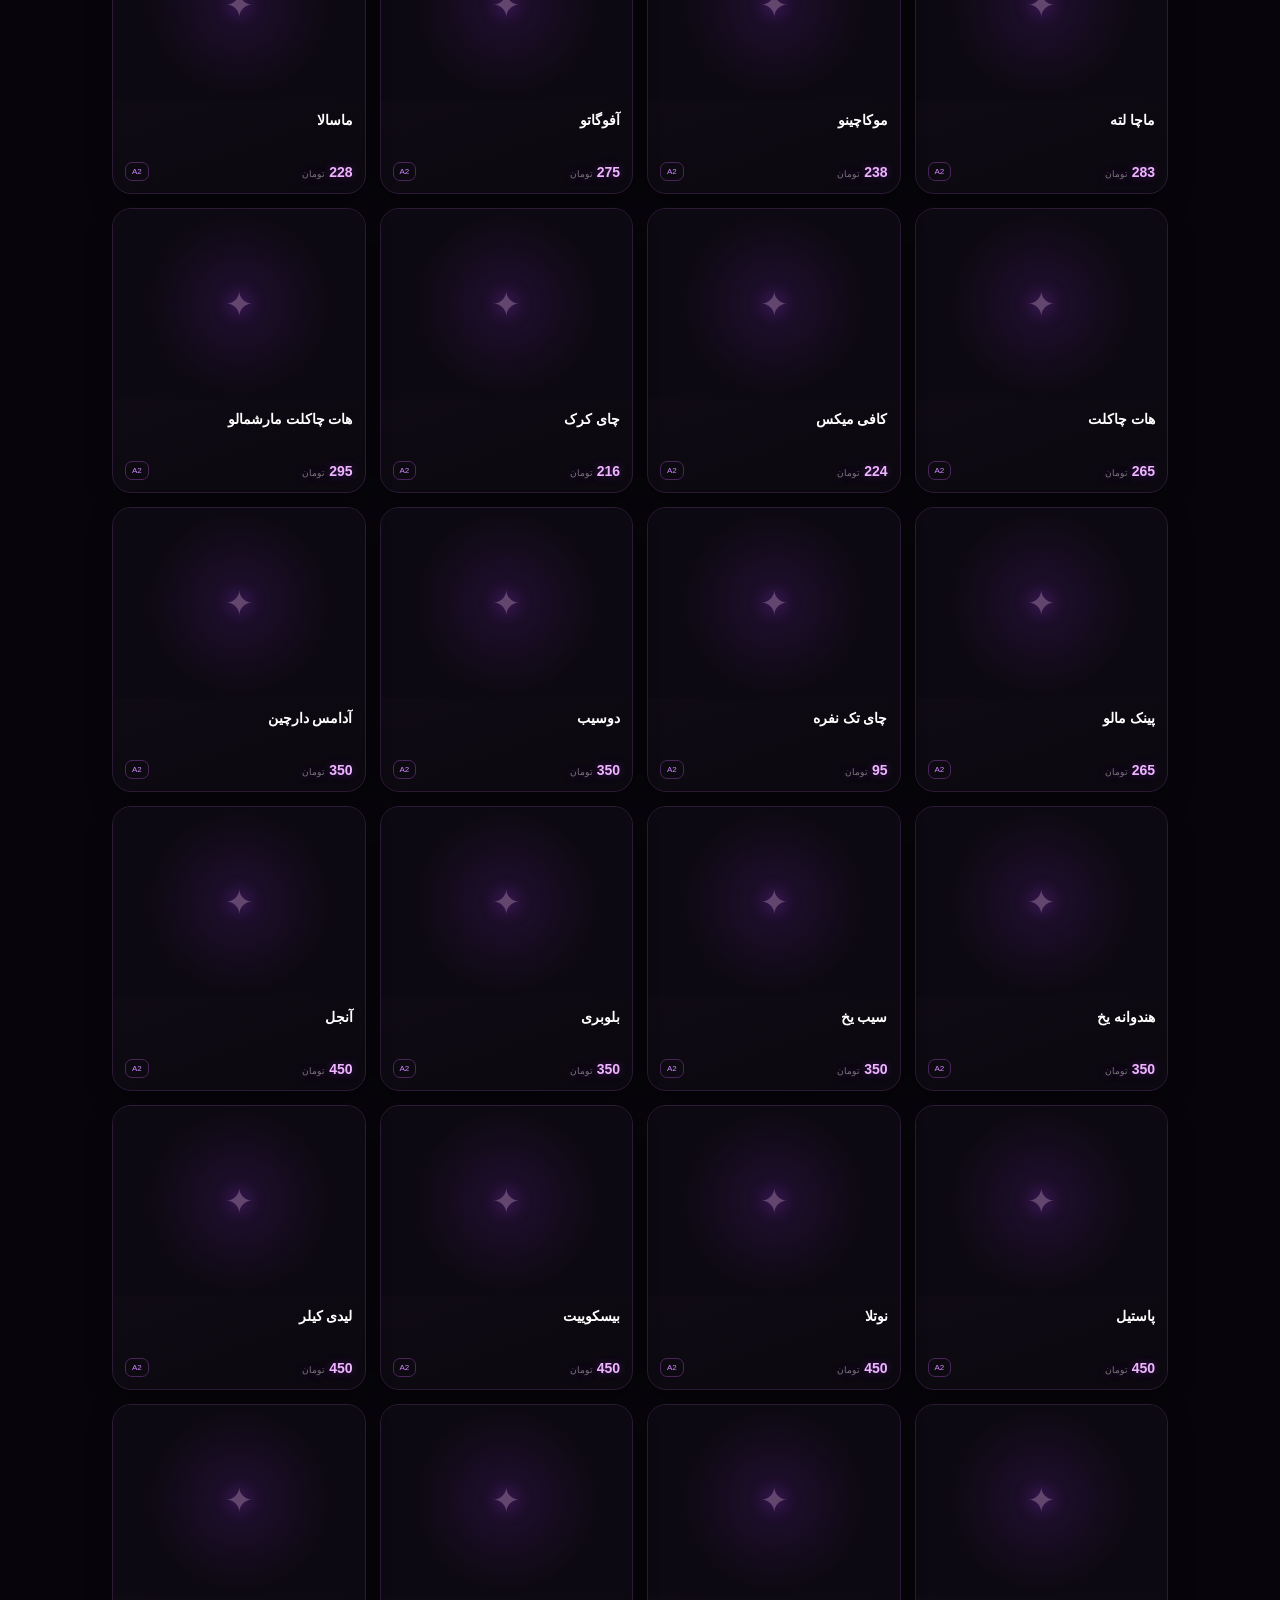
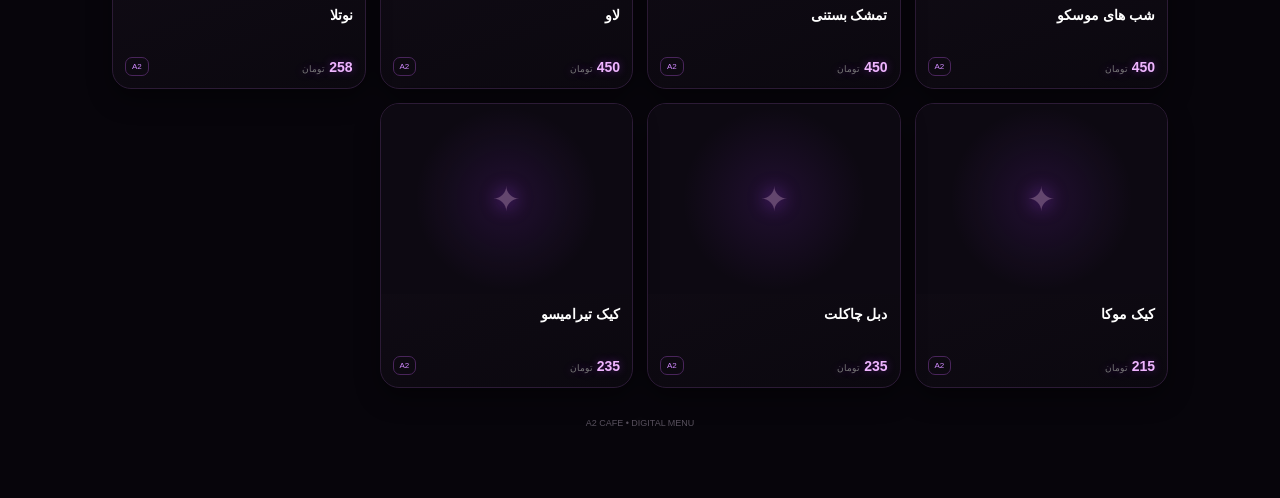
<file: جدید ترین.html>
<!doctype html><html lang="fa" dir="rtl"><head><meta charset="utf-8"><meta name="viewport" content="width=device-width,initial-scale=1,viewport-fit=cover"><meta name="theme-color" content="#07050b"><title>A2 CAFE • MENU</title><style>
*{box-sizing:border-box}:root{--bg:#07050b;--panel:#0d0912;--line:#2d183c;--p:#b83cff;--pink:#ff36d5;--muted:#93899c}body{margin:0;background:var(--bg);color:#fff;font-family:Tahoma,Arial,sans-serif}body:before{content:"";position:fixed;inset:0;z-index:-2;background:radial-gradient(circle at 10% 5%,#9d2cff28,transparent 27%),radial-gradient(circle at 90% 15%,#ff29d018,transparent 25%),#07050b}.wrap{max-width:1100px;margin:auto;padding:14px 14px 60px}header{display:flex;align-items:center;justify-content:space-between;padding:5px 0 15px}.brand{display:flex;align-items:center;gap:11px}.logo{width:58px;height:58px;border-radius:18px;display:grid;place-items:center;font-weight:1000;font-size:22px;border:1px solid #bd45ff;background:#120b19;box-shadow:0 0 28px #a12fff55;text-shadow:0 0 14px #c75cff}.brand b{font-size:20px}.brand small{display:block;color:#777;font-size:9px;letter-spacing:1.8px;margin-top:4px}.hero{position:relative;overflow:hidden;border:1px solid #49205e;border-radius:28px;padding:30px 22px;margin-bottom:15px;background:linear-gradient(135deg,#25102f,#0d0912 65%);min-height:225px}.hero:after{content:'A2';position:absolute;left:-8px;bottom:-45px;font-size:180px;font-weight:1000;color:#fff4}.tag{display:inline-block;border:1px solid #a53cff66;color:#d99bff;background:#a12cff12;border-radius:999px;padding:6px 10px;font-size:9px;letter-spacing:1.5px}h1{position:relative;z-index:1;font-size:40px;line-height:1.1;margin:13px 0 7px}h1 span{color:#c85dff;text-shadow:0 0 22px #a52cff88}.hero p{position:relative;z-index:1;color:#bdb5c4;font-size:13px;line-height:2;margin:0;max-width:600px}.search{position:sticky;top:0;z-index:20;padding:7px 0;background:#07050be8;backdrop-filter:blur(12px)}.search input{width:100%;padding:14px 16px;border:1px solid #35203f;border-radius:16px;background:#0d0912;color:#fff;outline:none}.cats{display:flex;gap:8px;overflow:auto;padding:3px 1px 14px;scrollbar-width:none}.cats::-webkit-scrollbar{display:none}.cat{white-space:nowrap;border:1px solid #301b3d;background:#0d0912;color:#cfc7d4;border-radius:999px;padding:10px 14px;font-size:11px}.cat.active{background:linear-gradient(90deg,#7f20bd,#5d22a2);border-color:#c85cff;box-shadow:0 0 18px #a532ff55;color:#fff}.head{display:flex;justify-content:space-between;align-items:center;margin:4px 2px 12px}.head h2{font-size:20px;margin:0;color:#f1d0ff}.head small{color:#777}.grid{display:grid;grid-template-columns:repeat(2,1fr);gap:11px}.card{overflow:hidden;border:1px solid #2c1b36;border-radius:19px;background:linear-gradient(160deg,#130d18,#0b080f);box-shadow:0 10px 25px #0006}.photo{height:145px;background:radial-gradient(circle,#a83cff20,transparent 58%),#0d0912;display:grid;place-items:center;overflow:hidden}.photo img{width:100%;height:100%;object-fit:cover}.placeholder{font-size:34px;color:#63466e;text-shadow:0 0 18px #a83cff88}.info{padding:12px}.name{font-size:14px;font-weight:900;margin-bottom:6px}.desc{font-size:10px;color:#908695;line-height:1.8;min-height:19px}.bottom{display:flex;justify-content:space-between;align-items:center;margin-top:9px}.price{font-size:14px;font-weight:900;color:#efb5ff;text-shadow:0 0 9px #b43cff66}.unit{font-size:9px;color:#777;font-weight:400}.mark{font-size:8px;color:#d18aff;border:1px solid #49255b;padding:4px 6px;border-radius:7px}footer{text-align:center;color:#57505d;font-size:9px;margin-top:30px}@media(min-width:700px){.wrap{padding:24px 22px 70px}.hero{padding:38px 32px;min-height:255px}h1{font-size:55px}.grid{grid-template-columns:repeat(4,1fr);gap:14px}.photo{height:190px}}@media(max-width:380px){h1{font-size:32px}.photo{height:125px}}
</style></head><body><div class="wrap"><header><div class="brand"><div class="logo">A2</div><div><b>A2 CAFE</b><small>COFFEE • FOOD • EXPERIENCE</small></div></div></header><section class="hero"><span class="tag">WELCOME TO A2</span><h1>طعمِ خوب، <span>حالِ خوب</span></h1><p>منوی دیجیتال کافه A2؛ انتخابت رو پیدا کن و از تجربه‌ات لذت ببر.</p></section><div class="search"><input id="q" placeholder="🔎 جستجوی غذا، نوشیدنی و دسر..." oninput="render()"></div><div class="cats" id="cats"></div><div class="head"><h2 id="title">همه منو</h2><small id="count"></small></div><main id="grid" class="grid"></main><footer>A2 CAFE • DIGITAL MENU</footer></div><script>
const PRODUCTS=[{"id": 1788020300799, "cat": "food", "name": "برگر کلاسیک", "price": "695", "desc": "", "image": ""}, {"id": 1788020340603, "cat": "food", "name": "فیله برگر", "price": "675 ت", "desc": "", "image": ""}, {"id": 1788023861547, "cat": "food", "name": "رویال برگر", "price": "735 ت", "desc": "", "image": ""}, {"id": 1788023882698, "cat": "food", "name": "پیتزا مخصوص", "price": "870 ت", "desc": "", "image": ""}, {"id": 1788023904253, "cat": "food", "name": "پیتزا مخلوط", "price": "770 ت", "desc": "", "image": ""}, {"id": 1788023920205, "cat": "food", "name": "پیتزا پپرونی", "price": "715 ت", "desc": "", "image": ""}, {"id": 1788023945496, "cat": "fries", "name": "آلفردو", "price": "615", "desc": "", "image": ""}, {"id": 1788023977437, "cat": "fries", "name": "چیکن آلفردو", "price": "655 ت", "desc": "", "image": ""}, {"id": 1788023997118, "cat": "fries", "name": "بیف آلفردو", "price": "690 ت", "desc": "", "image": ""}, {"id": 1788024018472, "cat": "fries", "name": "چیکن پستو", "price": "660", "desc": "", "image": ""}, {"id": 1788024042137, "cat": "breakfast", "name": "سالاد سزار فیله سوخاری", "price": "765", "desc": "", "image": ""}, {"id": 1788024064746, "cat": "breakfast", "name": "سالاد سزار با مرغ گریل", "price": "705", "desc": "", "image": ""}, {"id": 1788024084048, "cat": "breakfast", "name": "بیف چیکن سالاد", "price": "785", "desc": "", "image": ""}, {"id": 1788024101157, "cat": "breakfast", "name": "سالاد سبزیجات", "price": "575", "desc": "", "image": ""}, {"id": 1788024120603, "cat": "hot", "name": "سیب زمینی با ژامبون", "price": "485", "desc": "", "image": ""}, {"id": 1788024140176, "cat": "hot", "name": "سیب زمینی با سس آلفردو", "price": "525", "desc": "", "image": ""}, {"id": 1788024186837, "cat": "hot", "name": "سیب زمینی ویژه", "price": "450", "desc": "", "image": ""}, {"id": 1788024203731, "cat": "hot", "name": "سیب زمینی ویژه", "price": "450", "desc": "", "image": ""}, {"id": 1788024804355, "cat": "hot", "name": "سیب ساده", "price": "345 ت", "desc": "", "image": ""}, {"id": 1788025042010, "cat": "cold", "name": "شیک پاستیلی", "price": "465 ت", "desc": "", "image": ""}, {"id": 1788025065466, "cat": "cold", "name": "شیک نوتلا", "price": "430 ت", "desc": "", "image": ""}, {"id": 1788025091554, "cat": "cold", "name": "شیک کره بادام زمینی", "price": "405ت", "desc": "", "image": ""}, {"id": 1788025130886, "cat": "cold", "name": "شیک نوتلا توت فرنگی", "price": "425", "desc": "", "image": ""}, {"id": 1788025857787, "cat": "cold", "name": "شیک موز پسته", "price": "440", "desc": "", "image": ""}, {"id": 1788025877632, "cat": "cold", "name": "شیک تیرامیسو", "price": "418", "desc": "", "image": ""}, {"id": 1788025893163, "cat": "cold", "name": "شیک معجون", "price": "430", "desc": "", "image": ""}, {"id": 1788025948994, "cat": "cold", "name": "شیک اسپرسو", "price": "410", "desc": "", "image": ""}, {"id": 1788025986255, "cat": "cold", "name": "شیک موز شکلات", "price": "415", "desc": "", "image": ""}, {"id": 1788026013250, "cat": "cold", "name": "شیک نوتلا پسته 445", "price": "445", "desc": "", "image": ""}, {"id": 1788026033725, "cat": "cold", "name": "شیک مارشمالو", "price": "395", "desc": "", "image": ""}, {"id": 1788026055157, "cat": "iced", "name": "آیس لاته", "price": "310", "desc": "", "image": ""}, {"id": 1788026069595, "cat": "iced", "name": "آیس موکا", "price": "318", "desc": "", "image": ""}, {"id": 1788026088274, "cat": "iced", "name": "آیس کارامل ماکیاتو", "price": "318", "desc": "", "image": ""}, {"id": 1788026114381, "cat": "iced", "name": "آیس آمریکانو", "price": "278", "desc": "", "image": ""}, {"id": 1788026163568, "cat": "dessert", "name": "موهیتو بری کوبایی", "price": "325", "desc": "", "image": ""}, {"id": 1788026179740, "cat": "dessert", "name": "توت فروت", "price": "288", "desc": "", "image": ""}, {"id": 1788026203652, "cat": "dessert", "name": "پاستیل فرش", "price": "305", "desc": "", "image": ""}, {"id": 1788026235756, "cat": "dessert", "name": "درخشش صورتی", "price": "305", "desc": "", "image": ""}, {"id": 1788026258519, "cat": "dessert", "name": "فیروزه A2", "price": "295", "desc": "", "image": ""}, {"id": 1788026286350, "cat": "dessert", "name": "خورشید A2", "price": "305", "desc": "", "image": ""}, {"id": 1788026315220, "cat": "dessert", "name": "لیموناد", "price": "285", "desc": "", "image": ""}, {"id": 1788026329369, "cat": "dessert", "name": "موهیتو", "price": "295", "desc": "", "image": ""}, {"id": 1788026344115, "cat": "dessert", "name": "هاوایی", "price": "305", "desc": "", "image": ""}, {"id": 1788026364299, "cat": "dessert", "name": "میکس استوایی", "price": "305", "desc": "", "image": ""}, {"id": 1788026384933, "cat": "hookah", "name": "کوکا قوطی", "price": "95", "desc": "", "image": ""}, {"id": 1788026402118, "cat": "hookah", "name": "اسپرایت قوطی", "price": "95", "desc": "", "image": ""}, {"id": 1788026451305, "cat": "hookah", "name": "فانتا قوطی", "price": "95", "desc": "", "image": ""}, {"id": 1788026511606, "cat": "hookah", "name": "آبجو بدون الکل", "price": "125", "desc": "", "image": ""}, {"id": 1788026553290, "cat": "hookah", "name": "دلستر باربیکن", "price": "155", "desc": "", "image": ""}, {"id": 1788026573895, "cat": "cat_1788019398715", "name": "اسپرسو تک", "price": "138", "desc": "", "image": ""}, {"id": 1788026589500, "cat": "cat_1788019398715", "name": "اسپرسو دبل", "price": "148", "desc": "", "image": ""}, {"id": 1788026606051, "cat": "cat_1788019398715", "name": "لاته", "price": "255", "desc": "", "image": ""}, {"id": 1788026658443, "cat": "cat_1788019398715", "name": "آمریکانو", "price": "175", "desc": "", "image": ""}, {"id": 1788026700951, "cat": "cat_1788019398715", "name": "کاپوچینو", "price": "242", "desc": "", "image": ""}, {"id": 1788026732226, "cat": "cat_1788019398715", "name": "ماکیاتو طعم دار", "price": "258", "desc": "", "image": ""}, {"id": 1788026769824, "cat": "cat_1788019398715", "name": "قهوه ترک", "price": "205", "desc": "", "image": ""}, {"id": 1788026826895, "cat": "cat_1788019398715", "name": "ماچا لته", "price": "283", "desc": "", "image": ""}, {"id": 1788026933521, "cat": "cat_1788019398715", "name": "موکاچینو", "price": "238", "desc": "", "image": ""}, {"id": 1788026949439, "cat": "cat_1788019398715", "name": "آفوگاتو", "price": "275", "desc": "", "image": ""}, {"id": 1788026970753, "cat": "cat_1788019432088", "name": "ماسالا", "price": "228", "desc": "", "image": ""}, {"id": 1788026989425, "cat": "cat_1788019432088", "name": "هات چاکلت", "price": "265", "desc": "", "image": ""}, {"id": 1788027030960, "cat": "cat_1788019432088", "name": "کافی میکس", "price": "224", "desc": "", "image": ""}, {"id": 1788027049222, "cat": "cat_1788019432088", "name": "چای کرک", "price": "216", "desc": "", "image": ""}, {"id": 1788027076803, "cat": "cat_1788019432088", "name": "هات چاکلت مارشمالو", "price": "295", "desc": "", "image": ""}, {"id": 1788027124132, "cat": "cat_1788019432088", "name": "پینک مالو", "price": "265", "desc": "", "image": ""}, {"id": 1788027149878, "cat": "cat_1788019432088", "name": "چای تک نفره", "price": "95", "desc": "", "image": ""}, {"id": 1788027208072, "cat": "cat_1788019709539", "name": "دوسیب", "price": "350", "desc": "", "image": ""}, {"id": 1788027223199, "cat": "cat_1788019709539", "name": "آدامس دارچین", "price": "350", "desc": "", "image": ""}, {"id": 1788027237246, "cat": "cat_1788019709539", "name": "هندوانه یخ", "price": "350", "desc": "", "image": ""}, {"id": 1788027250201, "cat": "cat_1788019709539", "name": "سیب یخ", "price": "350", "desc": "", "image": ""}, {"id": 1788027269718, "cat": "cat_1788019709539", "name": "بلوبری", "price": "350", "desc": "", "image": ""}, {"id": 1788027283804, "cat": "cat_1788019709539", "name": "آنجل", "price": "450", "desc": "", "image": ""}, {"id": 1788027297010, "cat": "cat_1788019709539", "name": "پاستیل", "price": "450", "desc": "", "image": ""}, {"id": 1788027321801, "cat": "cat_1788019709539", "name": "نوتلا", "price": "450", "desc": "", "image": ""}, {"id": 1788027340616, "cat": "cat_1788019709539", "name": "بیسکوییت", "price": "450", "desc": "", "image": ""}, {"id": 1788027365469, "cat": "cat_1788019709539", "name": "لیدی کیلر", "price": "450", "desc": "", "image": ""}, {"id": 1788027380605, "cat": "cat_1788019709539", "name": "شب های موسکو", "price": "450", "desc": "", "image": ""}, {"id": 1788027394939, "cat": "cat_1788019709539", "name": "تمشک بستنی", "price": "450", "desc": "", "image": ""}, {"id": 1788027406500, "cat": "cat_1788019709539", "name": "لاو", "price": "450", "desc": "", "image": ""}, {"id": 1788027421235, "cat": "cat_1788019747432", "name": "نوتلا", "price": "258", "desc": "", "image": ""}, {"id": 1788027434837, "cat": "cat_1788019747432", "name": "کیک موکا", "price": "215", "desc": "", "image": ""}, {"id": 1788027449604, "cat": "cat_1788019747432", "name": "دبل چاکلت", "price": "235", "desc": "", "image": ""}, {"id": 1788027463638, "cat": "cat_1788019747432", "name": "کیک تیرامیسو", "price": "235", "desc": "", "image": ""}];const CATEGORIES=[{"id": "food", "emoji": "🍔", "name": "فست‌فود"}, {"id": "fries", "emoji": "🍝", "name": "پاستا"}, {"id": "breakfast", "emoji": "🥗", "name": "سالاد بار"}, {"id": "hot", "emoji": "🍟", "name": "پیش غذا"}, {"id": "cold", "emoji": "🧋", "name": "شیک بار"}, {"id": "iced", "emoji": "🥤", "name": "آیس کافی"}, {"id": "dessert", "emoji": "🍹", "name": "ماکتل بار"}, {"id": "hookah", "emoji": "🍺", "name": "نوشیدنی"}, {"id": "cat_1788019398715", "emoji": "☕", "name": "اسپرسو بار"}, {"id": "cat_1788019432088", "emoji": "🍵", "name": "نوشیدنی گرم"}, {"id": "cat_1788019709539", "emoji": "💨", "name": "قلیان"}, {"id": "cat_1788019747432", "emoji": "🍰", "name": "کیک"}];let active='all';
function esc(x){return String(x??'').replace(/[&<>"']/g,m=>({'&':'&amp;','<':'&lt;','>':'&gt;','"':'&quot;',"'":'&#39;'}[m]) )}
function render(){const q=document.getElementById('q').value.trim().toLowerCase();document.getElementById('cats').innerHTML='<button class="cat '+(active==='all'?'active':'')+'" onclick="setCat(\'all\')">✦ همه</button>'+CATEGORIES.map(x=>'<button class="cat '+(active===x.id?'active':'')+'" onclick="setCat(\''+x.id+'\')">'+esc(x.emoji)+' '+esc(x.name)+'</button>').join('');const arr=PRODUCTS.filter(x=>(active==='all'||x.cat===active)&&(!q||String(x.name).toLowerCase().includes(q)||String(x.desc||'').toLowerCase().includes(q)));const cc=CATEGORIES.find(x=>x.id===active);document.getElementById('title').textContent=active==='all'?'همه منو':(cc?cc.emoji+' '+cc.name:'همه منو');document.getElementById('count').textContent=arr.length+' آیتم';document.getElementById('grid').innerHTML=arr.length?arr.map(x=>'<article class="card"><div class="photo">'+(x.image?'<img src="'+x.image+'" alt="'+esc(x.name)+'">':'<div class="placeholder">✦</div>')+'</div><div class="info"><div class="name">'+esc(x.name)+'</div><div class="desc">'+esc(x.desc||'')+'</div><div class="bottom"><div class="price">'+esc(x.price||'—')+' <span class="unit">تومان</span></div><span class="mark">A2</span></div></div></article>').join(''):'<div style="grid-column:1/-1;text-align:center;padding:50px;color:#777">موردی پیدا نشد.</div>'}function setCat(x){active=x;render()}render();</script></body></html>
</file>
<file: style.css>
*{box-sizing:border-box}html{scroll-behavior:smooth}body{margin:0;background:#0b0b0d;color:#f7f3ea;font-family:Vazirmatn,Arial,sans-serif;padding-bottom:86px}.noise{position:fixed;inset:0;pointer-events:none;opacity:.18;background-image:radial-gradient(rgba(255,255,255,.13) .7px,transparent .7px);background-size:5px 5px;z-index:20}.hero{min-height:500px;position:relative;overflow:hidden;background:radial-gradient(circle at 75% 15%,#493519 0,transparent 27%),radial-gradient(circle at 20% 40%,#20140b 0,transparent 30%),linear-gradient(145deg,#111215,#080809 65%);border-bottom:1px solid rgba(215,169,78,.28)}.hero:after{content:"";position:absolute;width:500px;height:500px;border:1px solid rgba(139,92,246,.28);border-radius:50%;left:-220px;bottom:-310px}.hero-glow{position:absolute;inset:0;background:linear-gradient(90deg,transparent,rgba(96,165,250,.08),transparent)}.topbar{height:88px;max-width:1180px;margin:auto;padding:0 22px;display:flex;align-items:center;justify-content:space-between;position:relative;z-index:2}.brand{display:flex;align-items:center;gap:11px}.brand-mark{width:48px;height:48px;display:grid;place-items:center;border:1px solid #9b5cff;border-radius:15px;font-weight:800;font-size:20px;color:#0c0b09;background:#8b5cf6;box-shadow:0 0 28px rgba(139,92,246,.35)}.brand b{display:block;font-size:18px;letter-spacing:1px}.brand small{font-size:9px;opacity:.58;letter-spacing:1.5px}.admin-link{background:transparent;color:#a855f7;border:1px solid rgba(168,85,247,.5);padding:9px 14px;border-radius:12px;font-family:inherit;cursor:pointer}.hero-content{position:relative;z-index:2;max-width:900px;margin:65px auto 0;text-align:center;padding:0 20px}.kicker,.eyebrow{font-size:11px;letter-spacing:2px;color:#8b7cff}.hero h1{font-size:clamp(38px,8vw,78px);margin:14px 0 8px;font-weight:800}.hero h1 span{color:#a855f7}.hero p{color:#c5c1d8;font-size:16px;margin:0 auto 26px}.cta{border:0;border-radius:16px;padding:14px 24px;background:#a855f7;color:#0b0714;font-family:inherit;font-weight:800;font-size:14px;cursor:pointer;box-shadow:0 10px 35px rgba(168,85,247,.25)}.menu-shell{max-width:1180px;margin:-35px auto 0;position:relative;z-index:4;padding:0 18px}.section-head{display:flex;align-items:end;justify-content:space-between;padding:26px 4px 15px;background:#101013;border-radius:28px 28px 0 0;padding-right:24px;padding-left:24px}.section-head h2{margin:4px 0 0;font-size:26px}.search-btn{width:45px;height:45px;border-radius:15px;border:1px solid #34245a;background:#131022;color:#eee;font-size:25px;cursor:pointer}.search-wrap{display:none;background:#101013;padding:0 24px 15px}.search-wrap.show{display:block}.search-wrap input{width:100%;padding:15px 18px;border-radius:15px;border:1px solid #34245a;background:#131022;color:white;font-family:inherit;font-size:14px;outline:none}.category-slider-wrap{position:relative;background:#101013;padding:5px 42px 18px}.category-slider{display:flex;gap:10px;overflow:auto;scroll-behavior:smooth;scrollbar-width:none}.category-slider::-webkit-scrollbar{display:none}.cat{min-width:max-content;border:1px solid #33264f;background:#131022;color:#dad7d0;border-radius:17px;padding:12px 17px;font-family:inherit;cursor:pointer;transition:.2s}.cat span{margin-left:6px}.cat.active{background:#a855f7;color:#0b0714;border-color:#a855f7;font-weight:800}.slide-arrow{position:absolute;top:9px;width:33px;height:43px;border:0;border-radius:10px;background:#211738;color:#c4b5fd;font-size:28px;z-index:3;cursor:pointer}.prev{right:3px}.next{left:3px}.featured{margin:20px 0;padding:24px;border:1px solid rgba(168,85,247,.25);border-radius:24px;background:linear-gradient(135deg,#121025,#101013)}.featured-title{display:flex;align-items:center;justify-content:space-between;margin-bottom:16px}.featured-title h3{margin:0;color:#c084fc}.featured-list{display:flex;gap:10px;overflow:auto}.featured-item{min-width:190px;padding:15px;border-radius:17px;background:#17152a;border:1px solid #30204f}.featured-item b{display:block;margin-bottom:7px}.price{color:#60a5fa;font-weight:800}.products-grid{display:grid;grid-template-columns:repeat(3,1fr);gap:14px;padding:5px 0 20px}.product{position:relative;min-height:145px;border:1px solid #2a292d;background:linear-gradient(145deg,#17171b,#111114);border-radius:23px;padding:20px;overflow:hidden;transition:transform .2s,border .2s}.product:hover{transform:translateY(-3px);border-color:#6d28d9}.product:before{content:attr(data-emoji);position:absolute;left:-8px;bottom:-15px;font-size:90px;opacity:.08;filter:grayscale(1)}.product-top{position:relative;display:flex;align-items:start;justify-content:space-between;gap:10px}.product h3{margin:0;font-size:17px}.product .category-name{position:relative;color:#8d89a4;font-size:11px;margin-top:8px}.product .price{position:relative;font-size:16px;margin-top:20px}.bottom-nav{position:fixed;bottom:14px;left:50%;transform:translateX(-50%);width:min(520px,calc(100% - 28px));height:65px;background:rgba(25,24,27,.94);backdrop-filter:blur(16px);border:1px solid #34245a;border-radius:22px;display:flex;justify-content:space-around;align-items:center;z-index:30;box-shadow:0 15px 50px #0008}.bottom-nav button{border:0;background:transparent;color:#aaa4bd;font-family:inherit;font-size:17px;display:flex;flex-direction:column;align-items:center;gap:2px;cursor:pointer}.bottom-nav button span{font-size:10px}.bottom-nav .active{color:#a855f7}.toast{position:fixed;top:20px;left:50%;transform:translate(-50%,-150px);background:#a855f7;color:#ffffff;padding:12px 18px;border-radius:14px;z-index:99;transition:.3s;font-weight:700}.toast.show{transform:translate(-50%,0)}@media(max-width:760px){.hero{min-height:430px}.hero-content{margin-top:45px}.menu-shell{padding:0 10px}.products-grid{grid-template-columns:repeat(2,1fr);gap:10px}.product{min-height:135px;padding:16px;border-radius:19px}.product h3{font-size:14px}.featured{padding:16px}.section-head{padding:22px 17px 13px}.category-slider-wrap{padding-bottom:14px}}@media(max-width:380px){.products-grid{grid-template-columns:1fr}.hero h1{font-size:39px}}
/* A2 neon hero image */
.hero{position:relative;overflow:hidden;background:#080817!important;min-height:520px!important;}
.hero-photo{position:absolute;inset:0;background-image:linear-gradient(180deg,rgba(4,4,15,.28),rgba(8,3,22,.62) 62%,rgba(8,8,12,.96)),url('a2-hero-neon.png');background-size:cover;background-position:center center;filter:saturate(1.18) contrast(1.04);z-index:0;}
.hero-glow{z-index:1!important;background:radial-gradient(circle at 50% 55%,rgba(173,65,255,.28),transparent 46%),radial-gradient(circle at 70% 35%,rgba(30,110,255,.24),transparent 42%)!important;}
.hero-content{z-index:3!important;text-shadow:0 2px 18px #000;}
.topbar{z-index:4!important;}
.hero h1 span{color:#f22bff!important;text-shadow:0 0 18px rgba(242,43,255,.9),0 0 36px rgba(67,103,255,.65);}
.cta{background:linear-gradient(90deg,#6336ff,#f21dbf)!important;color:#fff!important;box-shadow:0 0 28px rgba(196,36,255,.5),0 12px 38px rgba(0,0,0,.4)!important;}
.contact-section{max-width:1180px;margin:28px auto 100px;padding:0 18px;}
.contact-head{text-align:center;margin-bottom:18px;}
.contact-head h2{margin:5px 0;font-size:27px;}
.contact-head p{margin:0;color:#8f8b99;font-size:12px;}
.contact-grid{display:grid;grid-template-columns:repeat(2,1fr);gap:11px;}
.contact-card{display:flex;align-items:center;gap:12px;padding:15px 16px;border:1px solid #35245e;border-radius:18px;background:linear-gradient(145deg,#151026,#0b0912);color:#eee;text-decoration:none;box-shadow:0 0 20px rgba(87,35,180,.08);min-width:0;}
.contact-card>span:last-child{margin-right:auto;color:#8e79ff;}
.contact-card div{display:grid;gap:3px;min-width:0;}
.contact-card b{font-size:13px;}
.contact-card small{font-size:10px;color:#8e8a99;overflow-wrap:anywhere;}
.contact-icon{width:40px;height:40px;border-radius:13px;display:grid;place-items:center;font-size:23px;font-weight:900;background:#171327;border:1px solid #4c3281;box-shadow:0 0 15px rgba(134,55,255,.22);flex:0 0 auto;}
.whatsapp .contact-icon{color:#31ff9b}.instagram .contact-icon{color:#ff4bd8}.telegram .contact-icon{color:#4ca8ff}.phone .contact-icon{color:#b18cff}.address .contact-icon{color:#ff62df}
.site-footer{text-align:center;padding:0 18px 120px;color:#9d97aa;font-size:11px;letter-spacing:1px;line-height:2.1;}
.site-footer div:first-child{color:#f0eaff;text-shadow:0 0 12px #d52dff;}
.site-footer small{color:#6e6878;}
@media(max-width:600px){.contact-section{padding:0 10px}.contact-grid{grid-template-columns:1fr}.hero-photo{background-position:center center;}}

.product.has-image{padding-top:0;}
.product-image{display:block;width:calc(100% + 40px);height:170px;margin:0 -20px 16px;object-fit:cover;border-bottom:1px solid #3a2b58;box-shadow:0 8px 24px rgba(87,35,180,.18);}
.product.has-image:before{display:none;}
@media(max-width:760px){.product-image{width:calc(100% + 32px);height:145px;margin-left:-16px;margin-right:-16px;margin-bottom:13px;}}

/* Full neon A2 theme */
body{background:#05050b!important;color:#f7f3ff!important;}
.hero{background:linear-gradient(135deg,#05050d,#10051c 45%,#050817)!important;border-bottom:1px solid rgba(99,102,241,.35)!important;box-shadow:inset 0 -80px 100px rgba(76,29,149,.18);}
.brand-mark{background:linear-gradient(135deg,#8b5cf6,#2563eb)!important;color:#fff!important;border-color:#a78bfa!important;box-shadow:0 0 28px rgba(139,92,246,.5)!important;}
.brand b{color:#fff}.brand small{color:#a5b4fc}
.hero h1{color:#fff;text-shadow:0 0 24px rgba(139,92,246,.28)}
.hero h1 span{color:#d946ef!important}
.cta{background:linear-gradient(135deg,#a855f7,#2563eb)!important;color:#fff!important;box-shadow:0 0 28px rgba(139,92,246,.42)!important}
.section-head,.search-wrap,.category-slider-wrap{background:#090812!important}
.section-head{border:1px solid #24183e}.section-head h2{color:#fff}.eyebrow,.kicker{color:#7dd3fc!important}
.cat{background:#100d1b!important;border-color:#30205a!important;color:#d9d1ed!important}.cat.active{background:linear-gradient(135deg,#9333ea,#2563eb)!important;border-color:#a855f7!important;color:#fff!important;box-shadow:0 0 18px rgba(139,92,246,.32)}
.slide-arrow{background:#171027!important;color:#a78bfa!important}
.featured{background:linear-gradient(135deg,#100b1d,#090812)!important;border-color:rgba(139,92,246,.28)!important;box-shadow:0 0 35px rgba(76,29,149,.12)}
.featured-title h3,.price{color:#60a5fa!important}.featured-item{background:#120e20!important;border-color:#2e2050!important}
.product{background:linear-gradient(145deg,#11101b,#09090f)!important;border-color:#28203d!important}.product:hover{border-color:#7c3aed!important;box-shadow:0 0 22px rgba(124,58,237,.18)}
.product-image{border-color:#33215a!important;box-shadow:0 0 18px rgba(96,165,250,.12)}
.bottom-nav{background:rgba(10,8,18,.95)!important;border-color:#30205a!important;box-shadow:0 15px 50px #000,0 0 30px rgba(76,29,149,.18)}
.bottom-nav .active{color:#a855f7!important}.bottom-nav button{color:#9b93ae!important}
.contact-card{background:linear-gradient(145deg,#100b1b,#080810)!important;border-color:#30205a!important}.contact-card>span:last-child{color:#8b5cf6!important}
.contact-icon{background:#0f0a1c!important;border-color:#4c2b7a!important}
.site-footer{background:#07070c!important;border-top:1px solid #24183e!important}
@media(max-width:600px){.contact-grid{grid-template-columns:1fr}}

.qr-card{margin:18px 0 0;padding:18px;border:1px solid #35245e;border-radius:24px;background:linear-gradient(145deg,#100b1b,#080810);display:flex;align-items:center;justify-content:center;gap:24px;box-shadow:0 0 35px rgba(76,29,149,.13);text-align:right}.qr-card h3{margin:6px 0;color:#fff}.qr-card p{margin:0;color:#9d97ad;font-size:12px}.qr-card img{width:145px;height:145px;padding:8px;background:#fff;border-radius:18px;box-shadow:0 0 28px rgba(96,165,250,.28)}.brand-svg svg{width:23px;height:23px;fill:currentColor;display:block}.whatsapp .brand-svg{color:#25D366}.instagram .brand-svg{color:#E1306C}@media(max-width:600px){.qr-card{flex-direction:column;text-align:center}.qr-card img{width:155px;height:155px}}

/* FINAL A2 */
body{background:#020207!important;color:#f7f3ff!important;overflow-x:hidden}.hero{min-height:650px!important;background:#03030a!important}.hero-photo{background-image:linear-gradient(180deg,rgba(2,2,8,.16),rgba(2,2,8,.45) 55%,rgba(2,2,8,.86)),url('a2-hero-neon.png')!important;background-size:cover!important;background-position:center!important;opacity:1!important}.topbar{height:96px!important}.top-logo{width:58px;height:58px;object-fit:cover;border-radius:50%;background:#05030b;border:1px solid #a84cff;box-shadow:0 0 24px rgba(168,76,255,.5)}.corner-badge{position:absolute;top:18px;width:62px;height:62px;object-fit:contain;z-index:6;filter:drop-shadow(0 0 12px rgba(168,76,255,.7))}.corner-badge.left{left:18px}.corner-badge.right{right:18px}.hero-content{margin:30px auto 0!important}.hero-logo{width:125px;height:125px;object-fit:cover;border-radius:50%;display:block;margin:0 auto 16px;background:#03020a;border:1px solid #a84cff;box-shadow:0 0 34px rgba(168,76,255,.55),0 0 60px rgba(60,100,255,.2)}.hero h1 span{color:#d83cff!important}.cta{background:linear-gradient(135deg,#7138ff,#ff20d0)!important;box-shadow:0 0 35px rgba(184,76,255,.5)!important}.menu-shell{margin:-28px auto 0!important}.section-head,.category-slider-wrap{background:linear-gradient(180deg,#0b0912,#06050a)!important;border-color:#3a2161!important}.search-btn{border-color:#7c3cff!important;box-shadow:0 0 18px rgba(124,60,255,.2)}.cat{background:#0c0914!important;border-color:#40206e!important}.cat.active{background:linear-gradient(135deg,#7c3cff,#d62cff)!important;border-color:#b84cff!important;box-shadow:0 0 22px rgba(184,76,255,.42)}.products-grid{grid-template-columns:repeat(3,1fr)!important;gap:18px!important}.product{background:linear-gradient(145deg,#100b19,#07070d)!important;border-color:#3a1d61!important}.product.has-image{padding-top:0!important}.product-image{width:calc(100% + 36px)!important;height:190px!important;margin:0 -18px 14px!important;border-color:#52257f!important}.product .price{color:#ff3ce1!important}.fav{position:absolute;top:12px;left:12px;width:38px;height:38px;border:1px solid #6c438b;border-radius:12px;background:#09070f;color:#fff;font-size:24px;z-index:4}.details-btn{width:100%;margin-top:14px;border:1px solid #b22cff;border-radius:14px;background:#100b19;color:#fff;padding:11px;font-family:inherit;cursor:pointer}.bottom-nav{height:78px!important;background:rgba(7,5,13,.96)!important;border-color:#4a2377!important;box-shadow:0 0 35px rgba(112,43,190,.24)!important}.bottom-nav .active{color:#d34cff!important}.contact-card,.qr-card{border-color:#43206e!important}.qr-card{box-shadow:0 0 30px rgba(123,55,220,.22)!important}.product-modal{position:fixed;inset:0;background:rgba(0,0,0,.8);backdrop-filter:blur(10px);z-index:100;display:grid;place-items:center;padding:20px}.product-modal-box{position:relative;width:min(420px,100%);background:#0b0812;border:1px solid #8d35d8;border-radius:24px;padding:28px;box-shadow:0 0 45px rgba(174,53,255,.3);text-align:center}.product-modal-box h3{font-size:24px;margin:12px 0}.product-modal-box strong{color:#ff3ce1}.product-modal-box p{color:#aaa;line-height:2}.close-modal{position:absolute;left:12px;top:10px;border:0;background:none;color:#fff;font-size:28px}@media(max-width:760px){.hero{min-height:610px!important}.hero-logo{width:105px;height:105px}.corner-badge{width:52px;height:52px}.products-grid{grid-template-columns:1fr!important}.product-image{height:190px!important}}
</file>
